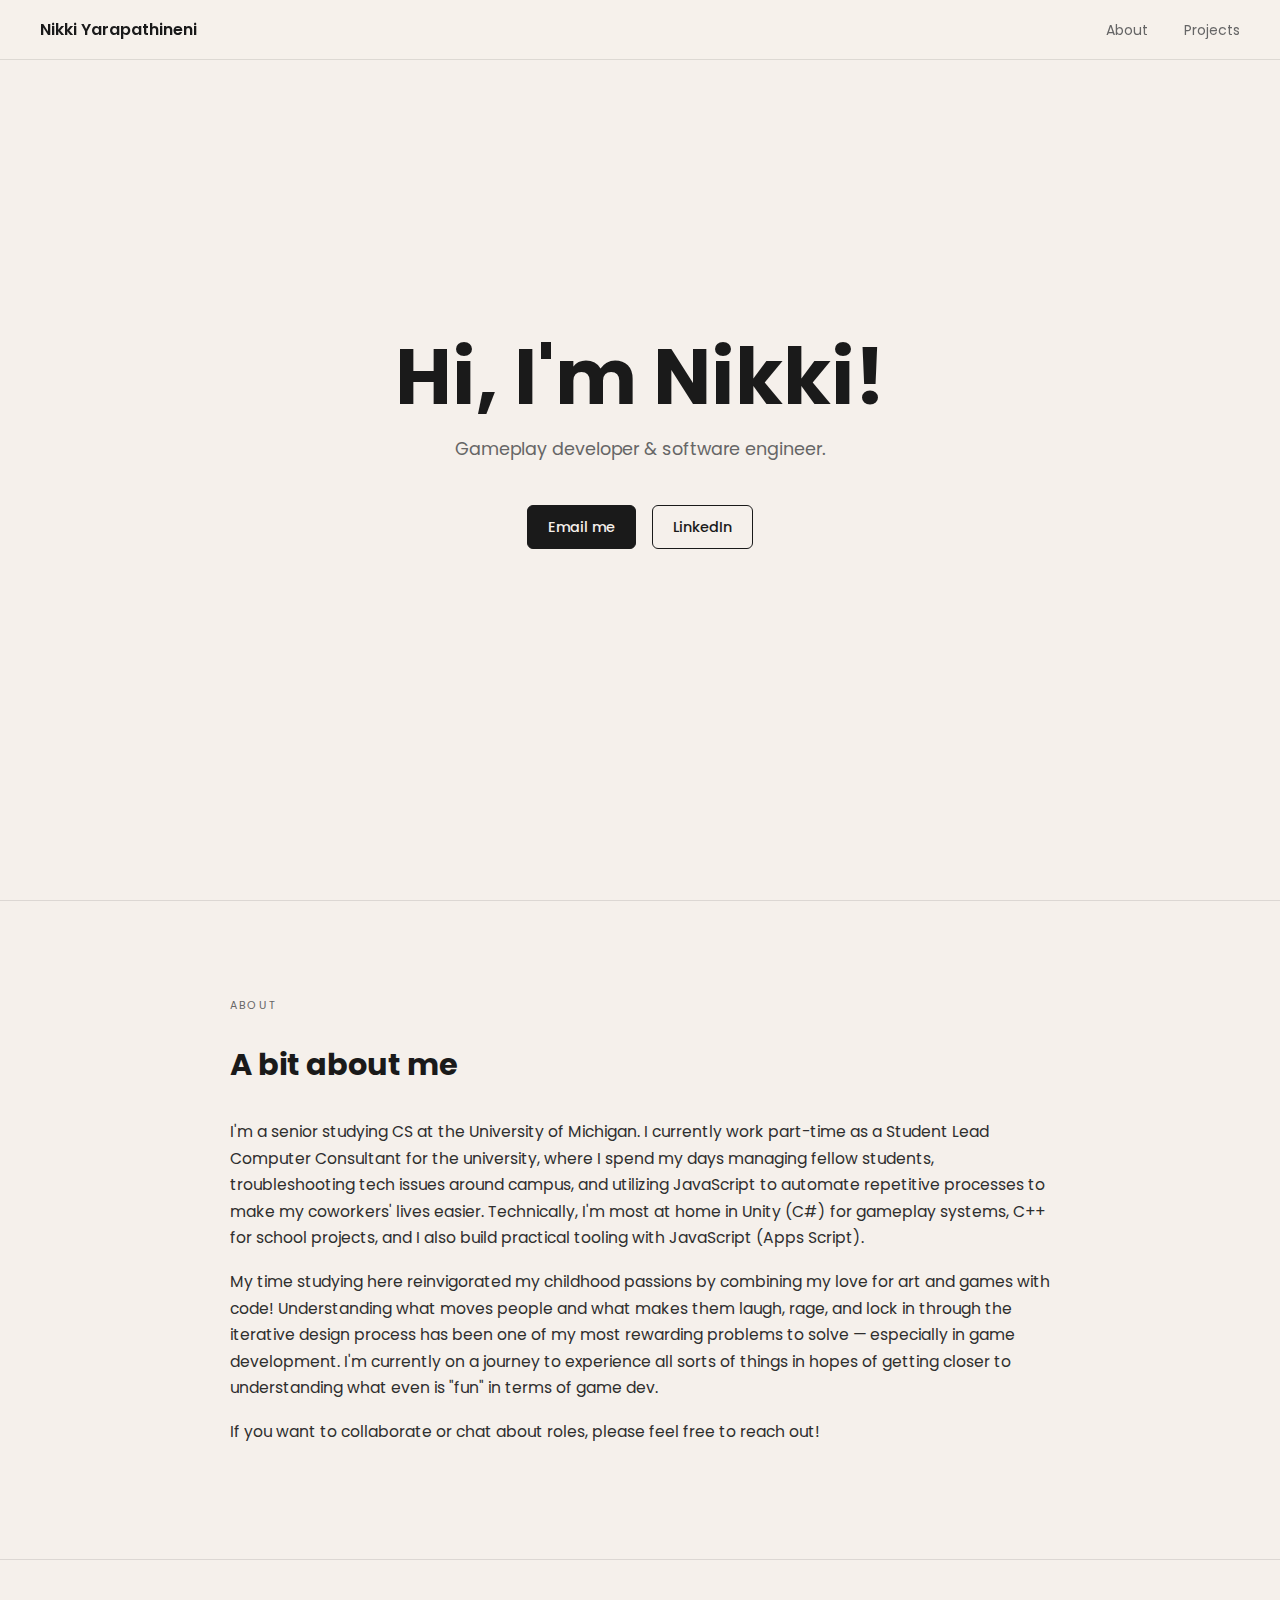
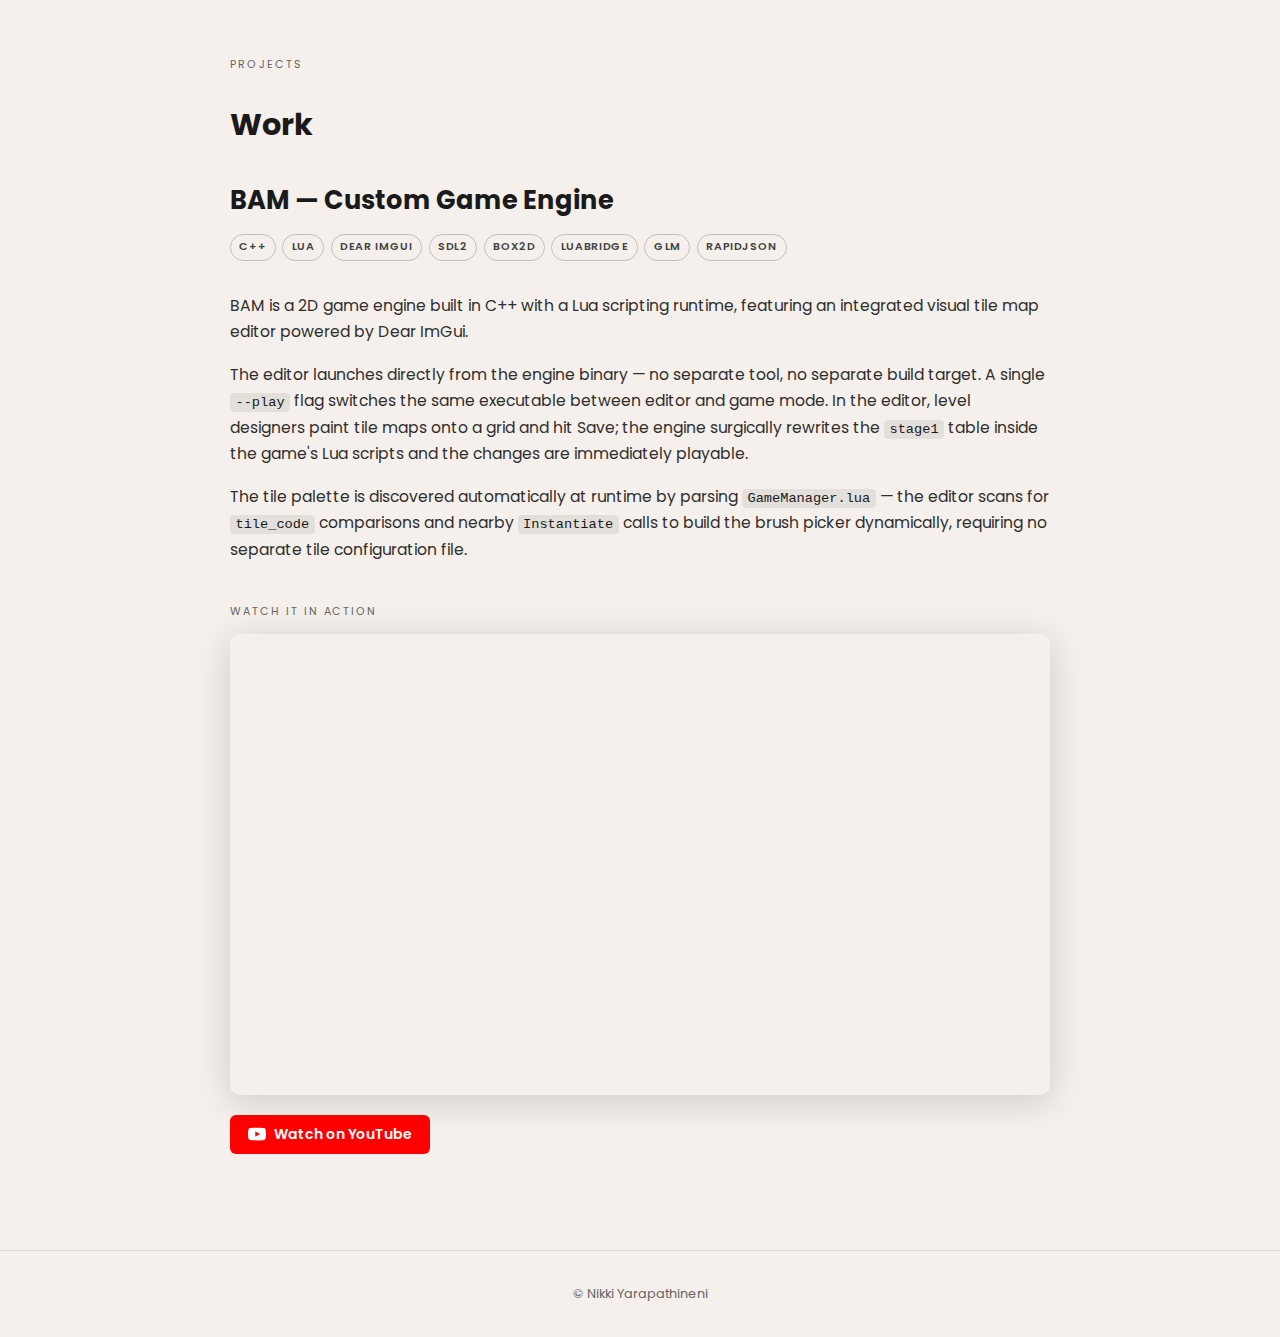
<file: index.html>
<!DOCTYPE html>
<html lang="en">

<head>
  <meta charset="utf-8">
  <meta content="width=device-width, initial-scale=1.0" name="viewport">
  <title>Nikki Yarapathineni | Portfolio</title>
  <meta name="description" content="Gameplay developer and software engineer portfolio.">

  <link href="assets/img/favicon.png" rel="icon">
  <link href="assets/img/apple-touch-icon.png" rel="apple-touch-icon">

  <link href="https://fonts.googleapis.com" rel="preconnect">
  <link href="https://fonts.gstatic.com" rel="preconnect" crossorigin>
  <link href="https://fonts.googleapis.com/css2?family=Poppins:wght@300;400;500;600;700&display=swap" rel="stylesheet">

  <style>
    *, *::before, *::after { box-sizing: border-box; margin: 0; padding: 0; }

    :root {
      --bg: #f5f0eb;
      --text: #1a1a1a;
      --text-muted: #666;
      --border: rgba(0,0,0,0.1);
    }

    html { scroll-behavior: smooth; }

    body {
      font-family: 'Poppins', sans-serif;
      background: var(--bg);
      color: var(--text);
      line-height: 1.7;
    }

    header {
      position: fixed;
      top: 0; left: 0; right: 0;
      z-index: 100;
      background: rgba(245, 240, 235, 0.94);
      backdrop-filter: blur(8px);
      border-bottom: 1px solid var(--border);
      padding: 0 2.5rem;
      height: 60px;
      display: flex;
      align-items: center;
      justify-content: space-between;
    }

    header .name {
      font-size: 1rem;
      font-weight: 600;
      color: var(--text);
      text-decoration: none;
    }

    header nav a {
      font-size: 0.875rem;
      color: var(--text-muted);
      text-decoration: none;
      margin-left: 2rem;
      transition: color 0.2s;
    }

    header nav a:hover { color: var(--text); }

    section {
      padding: 6rem 2rem;
      border-top: 1px solid var(--border);
    }

    #hero {
      min-height: 100vh;
      display: flex;
      align-items: center;
      justify-content: center;
      text-align: center;
      border-top: none;
      padding-top: 80px;
    }

    #hero h1 {
      font-size: clamp(2.8rem, 6vw, 5rem);
      font-weight: 700;
      line-height: 1.1;
      margin-bottom: 1rem;
      color: var(--text);
    }

    #hero p {
      font-size: 1.1rem;
      color: var(--text-muted);
      margin-bottom: 2.5rem;
    }

    .btn-row {
      display: flex;
      gap: 1rem;
      justify-content: center;
      flex-wrap: wrap;
    }

    .btn {
      display: inline-flex;
      align-items: center;
      gap: 0.4rem;
      padding: 0.6em 1.4em;
      border-radius: 6px;
      font-size: 0.9rem;
      font-weight: 500;
      text-decoration: none;
      border: 1.5px solid var(--text);
      color: var(--text);
      background: transparent;
      transition: opacity 0.2s;
    }

    .btn:hover { opacity: 0.55; }

    .btn.filled {
      background: var(--text);
      color: var(--bg);
    }

    .section-inner {
      max-width: 820px;
      margin: 0 auto;
    }

    .section-label {
      font-size: 0.68rem;
      text-transform: uppercase;
      letter-spacing: 0.2em;
      color: var(--text-muted);
      margin-bottom: 1.5rem;
    }

    .section-heading {
      font-size: 1.9rem;
      font-weight: 700;
      margin-bottom: 1.75rem;
      color: var(--text);
    }

    .about-p {
      font-size: 0.975rem;
      color: #2e2e2e;
      margin-bottom: 1.1rem;
    }

    .project-heading {
      font-size: 1.6rem;
      font-weight: 700;
      margin-bottom: 0.75rem;
      color: var(--text);
    }

    .tech-row {
      display: flex;
      flex-wrap: wrap;
      gap: 0.4rem;
      margin-bottom: 2rem;
    }

    .tag {
      font-size: 0.68rem;
      font-weight: 600;
      letter-spacing: 0.06em;
      text-transform: uppercase;
      padding: 0.28em 0.78em;
      border-radius: 999px;
      border: 1px solid rgba(0,0,0,0.2);
      color: #444;
      background: transparent;
    }

    .project-p {
      font-size: 0.975rem;
      color: #2e2e2e;
      margin-bottom: 1rem;
    }

    .project-p code {
      font-size: 0.875em;
      background: rgba(0,0,0,0.07);
      color: #1a1a1a;
      padding: 0.15em 0.4em;
      border-radius: 4px;
      font-family: 'Courier New', monospace;
    }

    .video-section {
      margin-top: 2.5rem;
    }

    .video-label {
      font-size: 0.68rem;
      text-transform: uppercase;
      letter-spacing: 0.18em;
      color: var(--text-muted);
      margin-bottom: 0.75rem;
    }

    .video-wrap {
      position: relative;
      width: 100%;
      padding-bottom: 56.25%;
      border-radius: 10px;
      overflow: hidden;
      box-shadow: 0 6px 36px rgba(0,0,0,0.16);
      margin-bottom: 1.25rem;
    }

    .video-wrap iframe {
      position: absolute;
      top: 0; left: 0;
      width: 100%; height: 100%;
      border: none;
    }

    .yt-btn {
      display: inline-flex;
      align-items: center;
      gap: 0.5rem;
      background: #ff0000;
      color: #fff;
      text-decoration: none;
      font-size: 0.875rem;
      font-weight: 600;
      padding: 0.55em 1.3em;
      border-radius: 6px;
      transition: background 0.18s;
    }

    .yt-btn:hover { background: #cc0000; color: #fff; }

    .yt-icon {
      width: 18px; height: 18px;
      fill: #fff;
      flex-shrink: 0;
    }

    footer {
      border-top: 1px solid var(--border);
      padding: 2rem;
      text-align: center;
      font-size: 0.8rem;
      color: var(--text-muted);
    }
  </style>
</head>

<body>

  <header>
    <a href="#hero" class="name">Nikki Yarapathineni</a>
    <nav>
      <a href="#about">About</a>
      <a href="#projects">Projects</a>
    </nav>
  </header>

  <section id="hero">
    <div>
      <h1>Hi, I'm Nikki!</h1>
      <p>Gameplay developer &amp; software engineer.</p>
      <div class="btn-row">
        <a class="btn filled" href="mailto:ynikita@umich.edu">Email me</a>
        <a class="btn" href="https://www.linkedin.com/in/nikita-yarapathineni/" target="_blank" rel="noopener">LinkedIn</a>
      </div>
    </div>
  </section>

  <section id="about">
    <div class="section-inner">
      <p class="section-label">About</p>
      <h2 class="section-heading">A bit about me</h2>
      <p class="about-p">
        I'm a senior studying CS at the University of Michigan. I currently work part-time as a Student Lead Computer Consultant for the university, where I spend my days managing fellow students, troubleshooting tech issues around campus, and utilizing JavaScript to automate repetitive processes to make my coworkers' lives easier. Technically, I'm most at home in Unity (C#) for gameplay systems, C++ for school projects, and I also build practical tooling with JavaScript (Apps Script).
      </p>
      <p class="about-p">
        My time studying here reinvigorated my childhood passions by combining my love for art and games with code! Understanding what moves people and what makes them laugh, rage, and lock in through the iterative design process has been one of my most rewarding problems to solve — especially in game development. I'm currently on a journey to experience all sorts of things in hopes of getting closer to understanding what even is "fun" in terms of game dev.
      </p>
      <p class="about-p">
        If you want to collaborate or chat about roles, please feel free to reach out!
      </p>
    </div>
  </section>

  <section id="projects">
    <div class="section-inner">
      <p class="section-label">Projects</p>
      <h2 class="section-heading">Work</h2>

      <h3 class="project-heading">BAM — Custom Game Engine</h3>

      <div class="tech-row">
        <span class="tag">C++</span>
        <span class="tag">Lua</span>
        <span class="tag">Dear ImGui</span>
        <span class="tag">SDL2</span>
        <span class="tag">Box2D</span>
        <span class="tag">LuaBridge</span>
        <span class="tag">GLM</span>
        <span class="tag">RapidJSON</span>
      </div>

      <p class="project-p">
        BAM is a 2D game engine built in C++ with a Lua scripting runtime, featuring an integrated visual tile map editor powered by Dear ImGui.
      </p>
      <p class="project-p">
        The editor launches directly from the engine binary — no separate tool, no separate build target. A single <code>--play</code> flag switches the same executable between editor and game mode. In the editor, level designers paint tile maps onto a grid and hit Save; the engine surgically rewrites the <code>stage1</code> table inside the game's Lua scripts and the changes are immediately playable.
      </p>
      <p class="project-p">
        The tile palette is discovered automatically at runtime by parsing <code>GameManager.lua</code> — the editor scans for <code>tile_code</code> comparisons and nearby <code>Instantiate</code> calls to build the brush picker dynamically, requiring no separate tile configuration file.
      </p>

      <div class="video-section">
        <p class="video-label">Watch it in action</p>
        <div class="video-wrap">
          <iframe
            src="https://www.youtube.com/embed/ahQDxG0OLwQ"
            title="BAM — Integrated Visual Map Editor demo"
            allow="accelerometer; autoplay; clipboard-write; encrypted-media; gyroscope; picture-in-picture; web-share"
            allowfullscreen>
          </iframe>
        </div>
        <a class="yt-btn" href="https://www.youtube.com/watch?v=ahQDxG0OLwQ" target="_blank" rel="noopener">
          <svg class="yt-icon" viewBox="0 0 24 24" xmlns="http://www.w3.org/2000/svg">
            <path d="M23.5 6.2a3 3 0 0 0-2.1-2.1C19.5 3.5 12 3.5 12 3.5s-7.5 0-9.4.6A3 3 0 0 0 .5 6.2 31 31 0 0 0 0 12a31 31 0 0 0 .5 5.8 3 3 0 0 0 2.1 2.1c1.9.6 9.4.6 9.4.6s7.5 0 9.4-.6a3 3 0 0 0 2.1-2.1A31 31 0 0 0 24 12a31 31 0 0 0-.5-5.8zM9.7 15.5V8.5l6.3 3.5-6.3 3.5z"/>
          </svg>
          Watch on YouTube
        </a>
      </div>

    </div>
  </section>

  <footer>
    © Nikki Yarapathineni
  </footer>

</body>
</html>
</file>
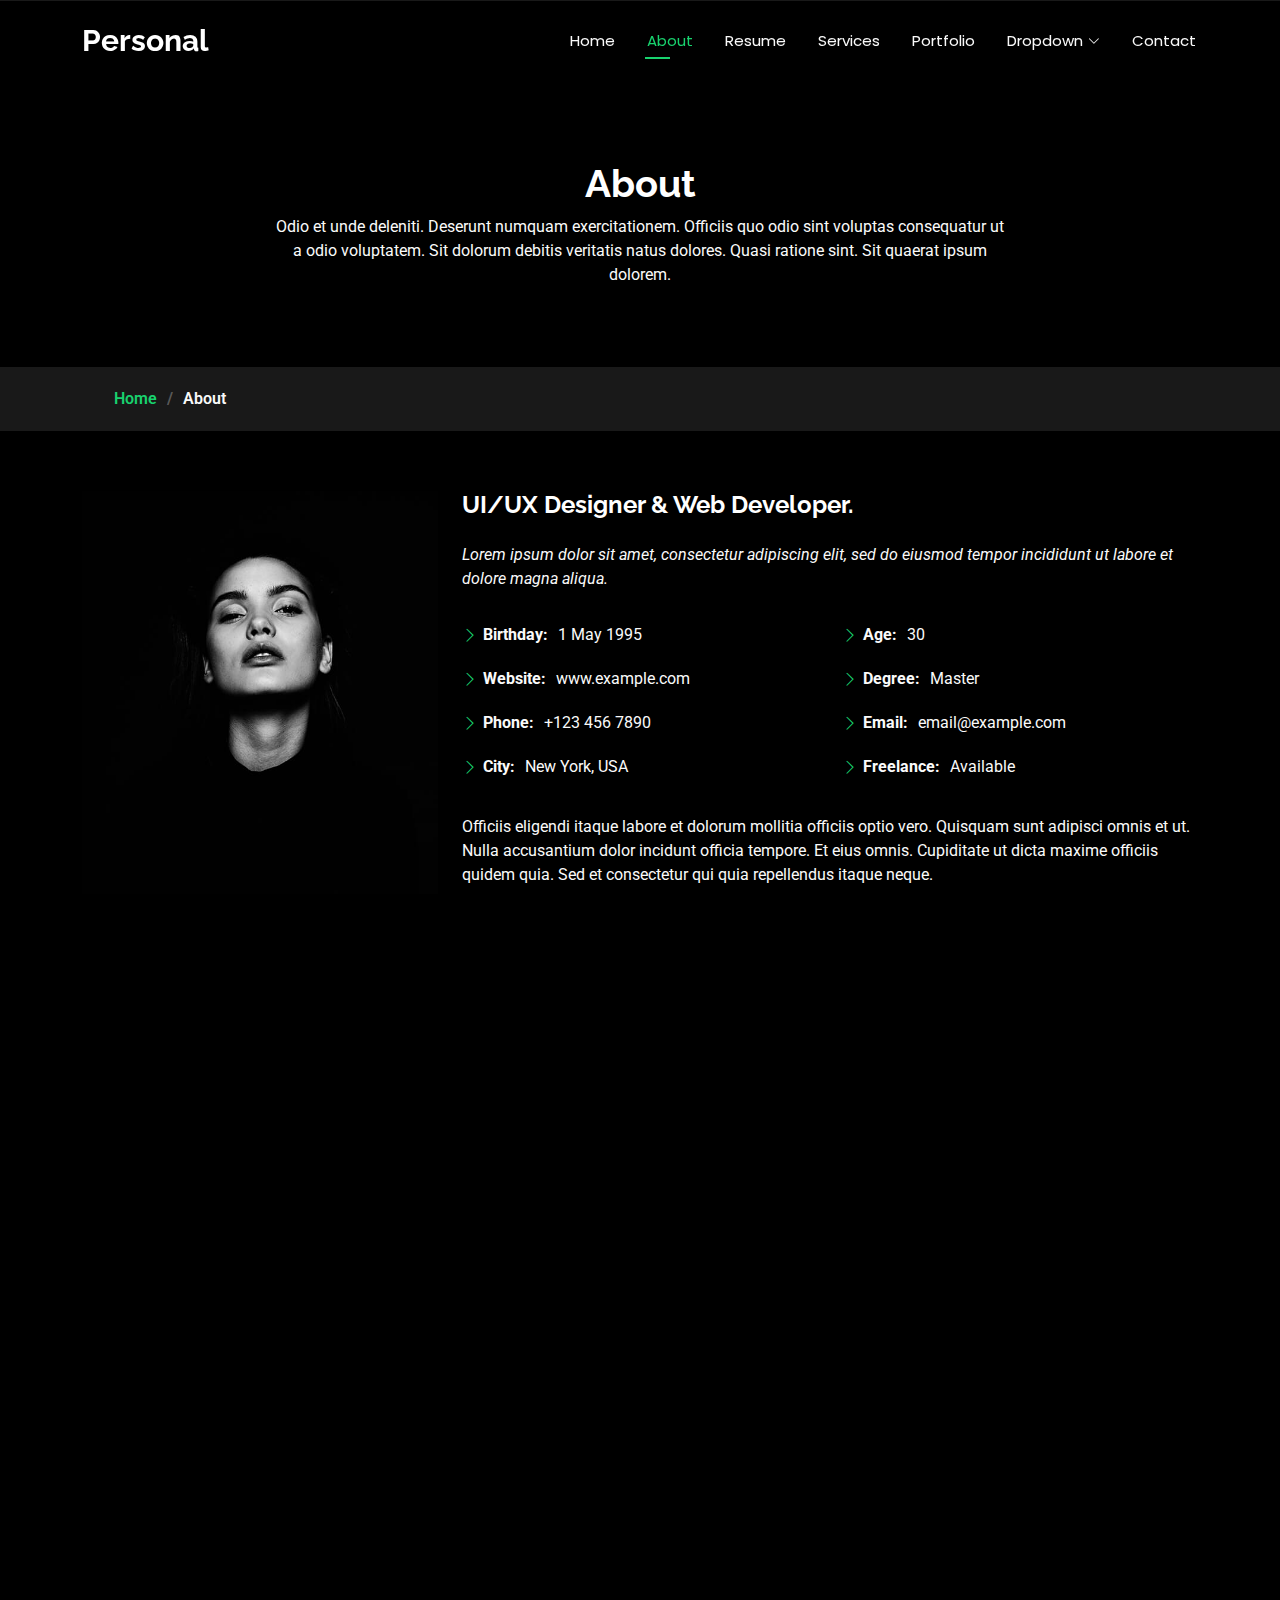
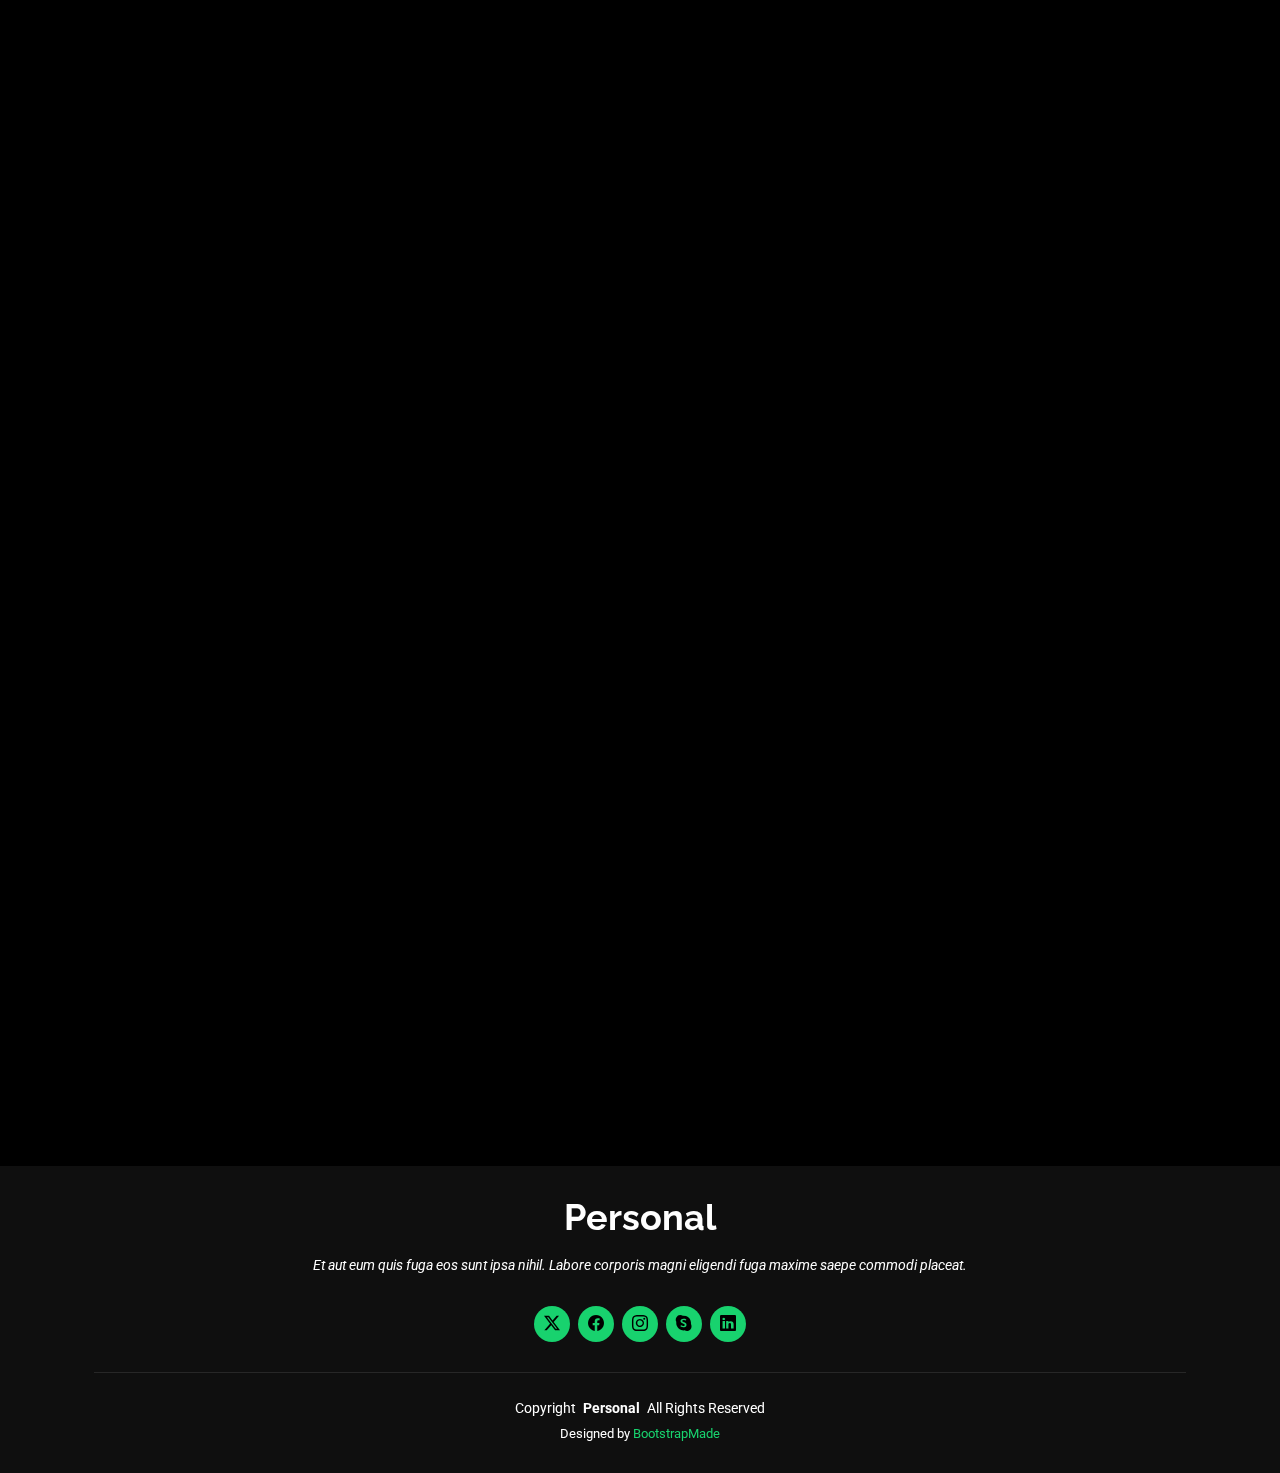
<file: about.html>
<!DOCTYPE html>
<html lang="en">

<head>
  <meta charset="utf-8">
  <meta content="width=device-width, initial-scale=1.0" name="viewport">
  <title>About - Personal Bootstrap Template</title>
  <meta name="description" content="">
  <meta name="keywords" content="">

  <!-- Favicons -->
  <link href="assets/img/favicon.png" rel="icon">
  <link href="assets/img/apple-touch-icon.png" rel="apple-touch-icon">

  <!-- Fonts -->
  <link href="https://fonts.googleapis.com" rel="preconnect">
  <link href="https://fonts.gstatic.com" rel="preconnect" crossorigin>
  <link href="https://fonts.googleapis.com/css2?family=Roboto:ital,wght@0,100;0,300;0,400;0,500;0,700;0,900;1,100;1,300;1,400;1,500;1,700;1,900&family=Poppins:ital,wght@0,100;0,200;0,300;0,400;0,500;0,600;0,700;0,800;0,900;1,100;1,200;1,300;1,400;1,500;1,600;1,700;1,800;1,900&family=Raleway:ital,wght@0,100;0,200;0,300;0,400;0,500;0,600;0,700;0,800;0,900;1,100;1,200;1,300;1,400;1,500;1,600;1,700;1,800;1,900&display=swap" rel="stylesheet">

  <!-- Vendor CSS Files -->
  <link href="assets/vendor/bootstrap/css/bootstrap.min.css" rel="stylesheet">
  <link href="assets/vendor/bootstrap-icons/bootstrap-icons.css" rel="stylesheet">
  <link href="assets/vendor/aos/aos.css" rel="stylesheet">
  <link href="assets/vendor/swiper/swiper-bundle.min.css" rel="stylesheet">
  <link href="assets/vendor/glightbox/css/glightbox.min.css" rel="stylesheet">

  <!-- Main CSS File -->
  <link href="assets/css/main.css" rel="stylesheet">

  <!-- =======================================================
  * Template Name: Personal
  * Template URL: https://bootstrapmade.com/personal-free-resume-bootstrap-template/
  * Updated: Mar 05 2025 with Bootstrap v5.3.3
  * Author: BootstrapMade.com
  * License: https://bootstrapmade.com/license/
  ======================================================== -->
</head>

<body class="about-page">

  <header id="header" class="header d-flex align-items-center fixed-top">
    <div class="container-fluid container-xl position-relative d-flex align-items-center justify-content-between">

      <a href="index.html" class="logo d-flex align-items-center">
        <!-- Uncomment the line below if you also wish to use an image logo -->
        <!-- <img src="assets/img/logo.webp" alt=""> -->
        <h1 class="sitename">Personal</h1>
      </a>

      <nav id="navmenu" class="navmenu">
        <ul>
          <li><a href="index.html">Home</a></li>
          <li><a href="about.html" class="active">About</a></li>
          <li><a href="resume.html">Resume</a></li>
          <li><a href="services.html">Services</a></li>
          <li><a href="portfolio.html">Portfolio</a></li>
          <li class="dropdown"><a href="#"><span>Dropdown</span> <i class="bi bi-chevron-down toggle-dropdown"></i></a>
            <ul>
              <li><a href="#">Dropdown 1</a></li>
              <li class="dropdown"><a href="#"><span>Deep Dropdown</span> <i class="bi bi-chevron-down toggle-dropdown"></i></a>
                <ul>
                  <li><a href="#">Deep Dropdown 1</a></li>
                  <li><a href="#">Deep Dropdown 2</a></li>
                  <li><a href="#">Deep Dropdown 3</a></li>
                  <li><a href="#">Deep Dropdown 4</a></li>
                  <li><a href="#">Deep Dropdown 5</a></li>
                </ul>
              </li>
              <li><a href="#">Dropdown 2</a></li>
              <li><a href="#">Dropdown 3</a></li>
              <li><a href="#">Dropdown 4</a></li>
            </ul>
          </li>
          <li><a href="contact.html">Contact</a></li>
        </ul>
        <i class="mobile-nav-toggle d-xl-none bi bi-list"></i>
      </nav>

    </div>
  </header>

  <main class="main">

    <!-- Page Title -->
    <div class="page-title" data-aos="fade">
      <div class="heading">
        <div class="container">
          <div class="row d-flex justify-content-center text-center">
            <div class="col-lg-8">
              <h1>About</h1>
              <p class="mb-0">Odio et unde deleniti. Deserunt numquam exercitationem. Officiis quo odio sint voluptas consequatur ut a odio voluptatem. Sit dolorum debitis veritatis natus dolores. Quasi ratione sint. Sit quaerat ipsum dolorem.</p>
            </div>
          </div>
        </div>
      </div>
      <nav class="breadcrumbs">
        <div class="container">
          <ol>
            <li><a href="index.html">Home</a></li>
            <li class="current">About</li>
          </ol>
        </div>
      </nav>
    </div><!-- End Page Title -->

    <!-- About Section -->
    <section id="about" class="about section">

      <div class="container" data-aos="fade-up" data-aos-delay="100">

        <div class="row gy-4 justify-content-center">
          <div class="col-lg-4">
            <img src="assets/img/profile-img.jpg" class="img-fluid" alt="">
          </div>
          <div class="col-lg-8 content">
            <h2>UI/UX Designer &amp; Web Developer.</h2>
            <p class="fst-italic py-3">
              Lorem ipsum dolor sit amet, consectetur adipiscing elit, sed do eiusmod tempor incididunt ut labore et dolore
              magna aliqua.
            </p>
            <div class="row">
              <div class="col-lg-6">
                <ul>
                  <li><i class="bi bi-chevron-right"></i> <strong>Birthday:</strong> <span>1 May 1995</span></li>
                  <li><i class="bi bi-chevron-right"></i> <strong>Website:</strong> <span>www.example.com</span></li>
                  <li><i class="bi bi-chevron-right"></i> <strong>Phone:</strong> <span>+123 456 7890</span></li>
                  <li><i class="bi bi-chevron-right"></i> <strong>City:</strong> <span>New York, USA</span></li>
                </ul>
              </div>
              <div class="col-lg-6">
                <ul>
                  <li><i class="bi bi-chevron-right"></i> <strong>Age:</strong> <span>30</span></li>
                  <li><i class="bi bi-chevron-right"></i> <strong>Degree:</strong> <span>Master</span></li>
                  <li><i class="bi bi-chevron-right"></i> <strong>Email:</strong> <span>email@example.com</span></li>
                  <li><i class="bi bi-chevron-right"></i> <strong>Freelance:</strong> <span>Available</span></li>
                </ul>
              </div>
            </div>
            <p class="py-3">
              Officiis eligendi itaque labore et dolorum mollitia officiis optio vero. Quisquam sunt adipisci omnis et ut. Nulla accusantium dolor incidunt officia tempore. Et eius omnis.
              Cupiditate ut dicta maxime officiis quidem quia. Sed et consectetur qui quia repellendus itaque neque.
            </p>
          </div>
        </div>

      </div>

    </section><!-- /About Section -->

    <!-- Stats Section -->
    <section id="stats" class="stats section">

      <div class="container" data-aos="fade-up" data-aos-delay="100">

        <div class="row gy-4">

          <div class="col-lg-3 col-md-6 d-flex flex-column align-items-center">
            <i class="bi bi-emoji-smile"></i>
            <div class="stats-item">
              <span data-purecounter-start="0" data-purecounter-end="232" data-purecounter-duration="1" class="purecounter"></span>
              <p>Happy Clients</p>
            </div>
          </div><!-- End Stats Item -->

          <div class="col-lg-3 col-md-6 d-flex flex-column align-items-center">
            <i class="bi bi-journal-richtext"></i>
            <div class="stats-item">
              <span data-purecounter-start="0" data-purecounter-end="521" data-purecounter-duration="1" class="purecounter"></span>
              <p>Projects</p>
            </div>
          </div><!-- End Stats Item -->

          <div class="col-lg-3 col-md-6 d-flex flex-column align-items-center">
            <i class="bi bi-headset"></i>
            <div class="stats-item">
              <span data-purecounter-start="0" data-purecounter-end="1463" data-purecounter-duration="1" class="purecounter"></span>
              <p>Hours Of Support</p>
            </div>
          </div><!-- End Stats Item -->

          <div class="col-lg-3 col-md-6 d-flex flex-column align-items-center">
            <i class="bi bi-people"></i>
            <div class="stats-item">
              <span data-purecounter-start="0" data-purecounter-end="15" data-purecounter-duration="1" class="purecounter"></span>
              <p>Hard Workers</p>
            </div>
          </div><!-- End Stats Item -->

        </div>

      </div>

    </section><!-- /Stats Section -->

    <!-- Skills Section -->
    <section id="skills" class="skills section">

      <!-- Section Title -->
      <div class="container section-title" data-aos="fade-up">
        <h2>Skills</h2>
        <div><span>My</span> <span class="description-title">Skills</span></div>
      </div><!-- End Section Title -->

      <div class="container" data-aos="fade-up" data-aos-delay="100">

        <div class="row skills-content skills-animation">

          <div class="col-lg-6">

            <div class="progress">
              <span class="skill"><span>HTML</span> <i class="val">100%</i></span>
              <div class="progress-bar-wrap">
                <div class="progress-bar" role="progressbar" aria-valuenow="100" aria-valuemin="0" aria-valuemax="100"></div>
              </div>
            </div><!-- End Skills Item -->

            <div class="progress">
              <span class="skill"><span>CSS</span> <i class="val">90%</i></span>
              <div class="progress-bar-wrap">
                <div class="progress-bar" role="progressbar" aria-valuenow="90" aria-valuemin="0" aria-valuemax="100"></div>
              </div>
            </div><!-- End Skills Item -->

            <div class="progress">
              <span class="skill"><span>JavaScript</span> <i class="val">75%</i></span>
              <div class="progress-bar-wrap">
                <div class="progress-bar" role="progressbar" aria-valuenow="75" aria-valuemin="0" aria-valuemax="100"></div>
              </div>
            </div><!-- End Skills Item -->

          </div>

          <div class="col-lg-6">

            <div class="progress">
              <span class="skill"><span>PHP</span> <i class="val">80%</i></span>
              <div class="progress-bar-wrap">
                <div class="progress-bar" role="progressbar" aria-valuenow="80" aria-valuemin="0" aria-valuemax="100"></div>
              </div>
            </div><!-- End Skills Item -->

            <div class="progress">
              <span class="skill"><span>WordPress/CMS</span> <i class="val">90%</i></span>
              <div class="progress-bar-wrap">
                <div class="progress-bar" role="progressbar" aria-valuenow="90" aria-valuemin="0" aria-valuemax="100"></div>
              </div>
            </div><!-- End Skills Item -->

            <div class="progress">
              <span class="skill"><span>Photoshop</span> <i class="val">55%</i></span>
              <div class="progress-bar-wrap">
                <div class="progress-bar" role="progressbar" aria-valuenow="55" aria-valuemin="0" aria-valuemax="100"></div>
              </div>
            </div><!-- End Skills Item -->

          </div>

        </div>

      </div>

    </section><!-- /Skills Section -->

    <!-- Interests Section -->
    <section id="interests" class="interests section">

      <!-- Section Title -->
      <div class="container section-title" data-aos="fade-up">
        <h2>Features</h2>
        <div><span>I'm</span> <span class="description-title">interested in</span></div>
      </div><!-- End Section Title -->

      <div class="container">

        <div class="row gy-4">

          <div class="col-lg-3 col-md-4" data-aos="fade-up" data-aos-delay="100">
            <div class="features-item">
              <i class="bi bi-eye" style="color: #ffbb2c;"></i>
              <h3><a href="" class="stretched-link">Lorem Ipsum</a></h3>
            </div>
          </div><!-- End Feature Item -->

          <div class="col-lg-3 col-md-4" data-aos="fade-up" data-aos-delay="200">
            <div class="features-item">
              <i class="bi bi-infinity" style="color: #5578ff;"></i>
              <h3><a href="" class="stretched-link">Dolor Sitema</a></h3>
            </div>
          </div><!-- End Feature Item -->

          <div class="col-lg-3 col-md-4" data-aos="fade-up" data-aos-delay="300">
            <div class="features-item">
              <i class="bi bi-mortarboard" style="color: #e80368;"></i>
              <h3><a href="" class="stretched-link">Sed perspiciatis</a></h3>
            </div>
          </div><!-- End Feature Item -->

          <div class="col-lg-3 col-md-4" data-aos="fade-up" data-aos-delay="400">
            <div class="features-item">
              <i class="bi bi-nut" style="color: #e361ff;"></i>
              <h3><a href="" class="stretched-link">Magni Dolores</a></h3>
            </div>
          </div><!-- End Feature Item -->

          <div class="col-lg-3 col-md-4" data-aos="fade-up" data-aos-delay="500">
            <div class="features-item">
              <i class="bi bi-shuffle" style="color: #47aeff;"></i>
              <h3><a href="" class="stretched-link">Nemo Enim</a></h3>
            </div>
          </div><!-- End Feature Item -->

          <div class="col-lg-3 col-md-4" data-aos="fade-up" data-aos-delay="600">
            <div class="features-item">
              <i class="bi bi-star" style="color: #ffa76e;"></i>
              <h3><a href="" class="stretched-link">Eiusmod Tempor</a></h3>
            </div>
          </div><!-- End Feature Item -->

          <div class="col-lg-3 col-md-4" data-aos="fade-up" data-aos-delay="700">
            <div class="features-item">
              <i class="bi bi-x-diamond" style="color: #11dbcf;"></i>
              <h3><a href="" class="stretched-link">Midela Teren</a></h3>
            </div>
          </div><!-- End Feature Item -->

          <div class="col-lg-3 col-md-4" data-aos="fade-up" data-aos-delay="800">
            <div class="features-item">
              <i class="bi bi-camera-video" style="color: #4233ff;"></i>
              <h3><a href="" class="stretched-link">Pira Neve</a></h3>
            </div>
          </div><!-- End Feature Item -->

          <div class="col-lg-3 col-md-4" data-aos="fade-up" data-aos-delay="900">
            <div class="features-item">
              <i class="bi bi-command" style="color: #b2904f;"></i>
              <h3><a href="" class="stretched-link">Dirada Pack</a></h3>
            </div>
          </div><!-- End Feature Item -->

          <div class="col-lg-3 col-md-4" data-aos="fade-up" data-aos-delay="1000">
            <div class="features-item">
              <i class="bi bi-dribbble" style="color: #b20969;"></i>
              <h3><a href="" class="stretched-link">Moton Ideal</a></h3>
            </div>
          </div><!-- End Feature Item -->

          <div class="col-lg-3 col-md-4" data-aos="fade-up" data-aos-delay="1100">
            <div class="features-item">
              <i class="bi bi-activity" style="color: #ff5828;"></i>
              <h3><a href="" class="stretched-link">Verdo Park</a></h3>
            </div>
          </div><!-- End Feature Item -->

          <div class="col-lg-3 col-md-4" data-aos="fade-up" data-aos-delay="1200">
            <div class="features-item">
              <i class="bi bi-brightness-high" style="color: #29cc61;"></i>
              <h3><a href="" class="stretched-link">Flavor Nivelanda</a></h3>
            </div>
          </div><!-- End Feature Item -->

        </div>

      </div>

    </section><!-- /Interests Section -->

    <!-- Testimonials Section -->
    <section id="testimonials" class="testimonials section">

      <!-- Section Title -->
      <div class="container section-title" data-aos="fade-up">
        <h2>Testimonials</h2>
        <div><span>Check my</span> <span class="description-title">Testimonials</span></div>
      </div><!-- End Section Title -->

      <div class="container" data-aos="fade-up" data-aos-delay="100">

        <div class="swiper init-swiper" data-speed="600" data-delay="5000">
          <script type="application/json" class="swiper-config">
            {
              "loop": true,
              "speed": 600,
              "autoplay": {
                "delay": 5000
              },
              "slidesPerView": "auto",
              "pagination": {
                "el": ".swiper-pagination",
                "type": "bullets",
                "clickable": true
              },
              "breakpoints": {
                "320": {
                  "slidesPerView": 1,
                  "spaceBetween": 40
                },
                "1200": {
                  "slidesPerView": 3,
                  "spaceBetween": 20
                }
              }
            }
          </script>
          <div class="swiper-wrapper">

            <div class="swiper-slide">
              <div class="testimonial-item" "="">
            <p>
              <i class=" bi bi-quote quote-icon-left"></i>
                <span>Proin iaculis purus consequat sem cure digni ssim donec porttitora entum suscipit rhoncus. Accusantium quam, ultricies eget id, aliquam eget nibh et. Maecen aliquam, risus at semper.</span>
                <i class="bi bi-quote quote-icon-right"></i>
                </p>
                <img src="assets/img/person/person-m-9.webp" class="testimonial-img" alt="">
                <h3>Saul Goodman</h3>
                <h4>Ceo &amp; Founder</h4>
              </div>
            </div><!-- End testimonial item -->

            <div class="swiper-slide">
              <div class="testimonial-item">
                <p>
                  <i class="bi bi-quote quote-icon-left"></i>
                  <span>Export tempor illum tamen malis malis eram quae irure esse labore quem cillum quid malis quorum velit fore eram velit sunt aliqua noster fugiat irure amet legam anim culpa.</span>
                  <i class="bi bi-quote quote-icon-right"></i>
                </p>
                <img src="assets/img/person/person-f-5.webp" class="testimonial-img" alt="">
                <h3>Sara Wilsson</h3>
                <h4>Designer</h4>
              </div>
            </div><!-- End testimonial item -->

            <div class="swiper-slide">
              <div class="testimonial-item">
                <p>
                  <i class="bi bi-quote quote-icon-left"></i>
                  <span>Enim nisi quem export duis labore cillum quae magna enim sint quorum nulla quem veniam duis minim tempor labore quem eram duis noster aute amet eram fore quis sint minim.</span>
                  <i class="bi bi-quote quote-icon-right"></i>
                </p>
                <img src="assets/img/person/person-f-12.webp" class="testimonial-img" alt="">
                <h3>Jena Karlis</h3>
                <h4>Store Owner</h4>
              </div>
            </div><!-- End testimonial item -->

            <div class="swiper-slide">
              <div class="testimonial-item">
                <p>
                  <i class="bi bi-quote quote-icon-left"></i>
                  <span>Fugiat enim eram quae cillum dolore dolor amet nulla culpa multos export minim fugiat dolor enim duis veniam ipsum anim magna sunt elit fore quem dolore labore illum veniam.</span>
                  <i class="bi bi-quote quote-icon-right"></i>
                </p>
                <img src="assets/img/person/person-m-12.webp" class="testimonial-img" alt="">
                <h3>Matt Brandon</h3>
                <h4>Freelancer</h4>
              </div>
            </div><!-- End testimonial item -->

            <div class="swiper-slide">
              <div class="testimonial-item">
                <p>
                  <i class="bi bi-quote quote-icon-left"></i>
                  <span>Quis quorum aliqua sint quem legam fore sunt eram irure aliqua veniam tempor noster veniam sunt culpa nulla illum cillum fugiat legam esse veniam culpa fore nisi cillum quid.</span>
                  <i class="bi bi-quote quote-icon-right"></i>
                </p>
                <img src="assets/img/person/person-m-13.webp" class="testimonial-img" alt="">
                <h3>John Larson</h3>
                <h4>Entrepreneur</h4>
              </div>
            </div><!-- End testimonial item -->

          </div>
          <div class="swiper-pagination"></div>
        </div>

      </div>

    </section><!-- /Testimonials Section -->

  </main>

  <footer id="footer" class="footer dark-background">
    <div class="container">
      <h3 class="sitename">Personal</h3>
      <p>Et aut eum quis fuga eos sunt ipsa nihil. Labore corporis magni eligendi fuga maxime saepe commodi placeat.</p>
      <div class="social-links d-flex justify-content-center">
        <a href=""><i class="bi bi-twitter-x"></i></a>
        <a href=""><i class="bi bi-facebook"></i></a>
        <a href=""><i class="bi bi-instagram"></i></a>
        <a href=""><i class="bi bi-skype"></i></a>
        <a href=""><i class="bi bi-linkedin"></i></a>
      </div>
      <div class="container">
        <div class="copyright">
          <span>Copyright</span> <strong class="px-1 sitename">Personal</strong> <span>All Rights Reserved</span>
        </div>
        <div class="credits">
          <!-- All the links in the footer should remain intact. -->
          <!-- You can delete the links only if you've purchased the pro version. -->
          <!-- Licensing information: https://bootstrapmade.com/license/ -->
          <!-- Purchase the pro version with working PHP/AJAX contact form: [buy-url] -->
          Designed by <a href="https://bootstrapmade.com/">BootstrapMade</a>
        </div>
      </div>
    </div>
  </footer>

  <!-- Scroll Top -->
  <a href="#" id="scroll-top" class="scroll-top d-flex align-items-center justify-content-center"><i class="bi bi-arrow-up-short"></i></a>

  <!-- Preloader -->
  <div id="preloader"></div>

  <!-- Vendor JS Files -->
  <script src="assets/vendor/bootstrap/js/bootstrap.bundle.min.js"></script>
  <script src="assets/vendor/php-email-form/validate.js"></script>
  <script src="assets/vendor/aos/aos.js"></script>
  <script src="assets/vendor/typed.js/typed.umd.js"></script>
  <script src="assets/vendor/purecounter/purecounter_vanilla.js"></script>
  <script src="assets/vendor/waypoints/noframework.waypoints.js"></script>
  <script src="assets/vendor/swiper/swiper-bundle.min.js"></script>
  <script src="assets/vendor/glightbox/js/glightbox.min.js"></script>
  <script src="assets/vendor/imagesloaded/imagesloaded.pkgd.min.js"></script>
  <script src="assets/vendor/isotope-layout/isotope.pkgd.min.js"></script>

  <!-- Main JS File -->
  <script src="assets/js/main.js"></script>

</body>

</html>
</file>
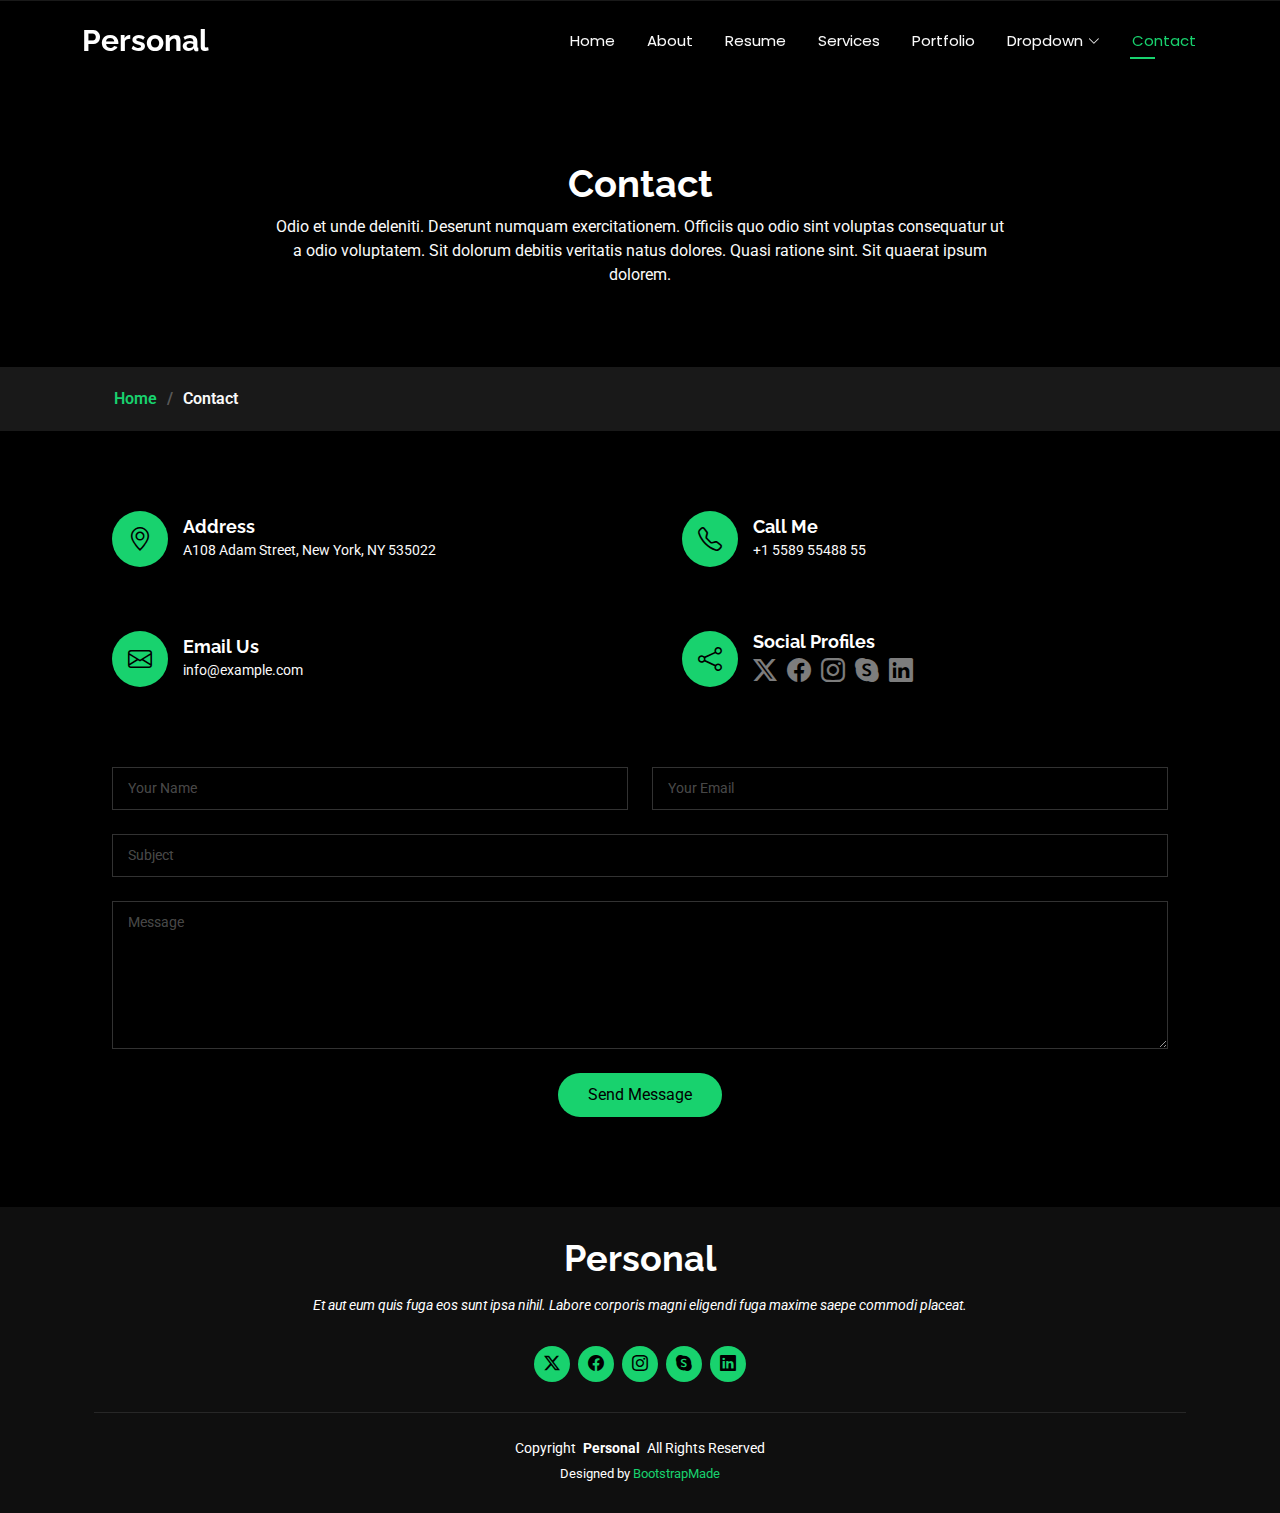
<file: contact.html>
<!DOCTYPE html>
<html lang="en">

<head>
  <meta charset="utf-8">
  <meta content="width=device-width, initial-scale=1.0" name="viewport">
  <title>Contact - Personal Bootstrap Template</title>
  <meta name="description" content="">
  <meta name="keywords" content="">

  <!-- Favicons -->
  <link href="assets/img/favicon.png" rel="icon">
  <link href="assets/img/apple-touch-icon.png" rel="apple-touch-icon">

  <!-- Fonts -->
  <link href="https://fonts.googleapis.com" rel="preconnect">
  <link href="https://fonts.gstatic.com" rel="preconnect" crossorigin>
  <link href="https://fonts.googleapis.com/css2?family=Roboto:ital,wght@0,100;0,300;0,400;0,500;0,700;0,900;1,100;1,300;1,400;1,500;1,700;1,900&family=Poppins:ital,wght@0,100;0,200;0,300;0,400;0,500;0,600;0,700;0,800;0,900;1,100;1,200;1,300;1,400;1,500;1,600;1,700;1,800;1,900&family=Raleway:ital,wght@0,100;0,200;0,300;0,400;0,500;0,600;0,700;0,800;0,900;1,100;1,200;1,300;1,400;1,500;1,600;1,700;1,800;1,900&display=swap" rel="stylesheet">

  <!-- Vendor CSS Files -->
  <link href="assets/vendor/bootstrap/css/bootstrap.min.css" rel="stylesheet">
  <link href="assets/vendor/bootstrap-icons/bootstrap-icons.css" rel="stylesheet">
  <link href="assets/vendor/aos/aos.css" rel="stylesheet">
  <link href="assets/vendor/swiper/swiper-bundle.min.css" rel="stylesheet">
  <link href="assets/vendor/glightbox/css/glightbox.min.css" rel="stylesheet">

  <!-- Main CSS File -->
  <link href="assets/css/main.css" rel="stylesheet">

  <!-- =======================================================
  * Template Name: Personal
  * Template URL: https://bootstrapmade.com/personal-free-resume-bootstrap-template/
  * Updated: Mar 05 2025 with Bootstrap v5.3.3
  * Author: BootstrapMade.com
  * License: https://bootstrapmade.com/license/
  ======================================================== -->
</head>

<body class="contact-page">

  <header id="header" class="header d-flex align-items-center fixed-top">
    <div class="container-fluid container-xl position-relative d-flex align-items-center justify-content-between">

      <a href="index.html" class="logo d-flex align-items-center">
        <!-- Uncomment the line below if you also wish to use an image logo -->
        <!-- <img src="assets/img/logo.webp" alt=""> -->
        <h1 class="sitename">Personal</h1>
      </a>

      <nav id="navmenu" class="navmenu">
        <ul>
          <li><a href="index.html">Home</a></li>
          <li><a href="about.html">About</a></li>
          <li><a href="resume.html">Resume</a></li>
          <li><a href="services.html">Services</a></li>
          <li><a href="portfolio.html">Portfolio</a></li>
          <li class="dropdown"><a href="#"><span>Dropdown</span> <i class="bi bi-chevron-down toggle-dropdown"></i></a>
            <ul>
              <li><a href="#">Dropdown 1</a></li>
              <li class="dropdown"><a href="#"><span>Deep Dropdown</span> <i class="bi bi-chevron-down toggle-dropdown"></i></a>
                <ul>
                  <li><a href="#">Deep Dropdown 1</a></li>
                  <li><a href="#">Deep Dropdown 2</a></li>
                  <li><a href="#">Deep Dropdown 3</a></li>
                  <li><a href="#">Deep Dropdown 4</a></li>
                  <li><a href="#">Deep Dropdown 5</a></li>
                </ul>
              </li>
              <li><a href="#">Dropdown 2</a></li>
              <li><a href="#">Dropdown 3</a></li>
              <li><a href="#">Dropdown 4</a></li>
            </ul>
          </li>
          <li><a href="contact.html" class="active">Contact</a></li>
        </ul>
        <i class="mobile-nav-toggle d-xl-none bi bi-list"></i>
      </nav>

    </div>
  </header>

  <main class="main">

    <!-- Page Title -->
    <div class="page-title" data-aos="fade">
      <div class="heading">
        <div class="container">
          <div class="row d-flex justify-content-center text-center">
            <div class="col-lg-8">
              <h1>Contact</h1>
              <p class="mb-0">Odio et unde deleniti. Deserunt numquam exercitationem. Officiis quo odio sint voluptas consequatur ut a odio voluptatem. Sit dolorum debitis veritatis natus dolores. Quasi ratione sint. Sit quaerat ipsum dolorem.</p>
            </div>
          </div>
        </div>
      </div>
      <nav class="breadcrumbs">
        <div class="container">
          <ol>
            <li><a href="index.html">Home</a></li>
            <li class="current">Contact</li>
          </ol>
        </div>
      </nav>
    </div><!-- End Page Title -->

    <!-- Contact Section -->
    <section id="contact" class="contact section">

      <div class="container" data-aos="fade-up" data-aos-delay="100">

        <div class="row gy-4">

          <div class="col-md-6">
            <div class="info-item d-flex align-items-center" data-aos="fade-up" data-aos-delay="200">
              <i class="icon bi bi-geo-alt flex-shrink-0"></i>
              <div>
                <h3>Address</h3>
                <p>A108 Adam Street, New York, NY 535022</p>
              </div>
            </div>
          </div><!-- End Info Item -->

          <div class="col-md-6">
            <div class="info-item d-flex align-items-center" data-aos="fade-up" data-aos-delay="300">
              <i class="icon bi bi-telephone flex-shrink-0"></i>
              <div>
                <h3>Call Me</h3>
                <p>+1 5589 55488 55</p>
              </div>
            </div>
          </div><!-- End Info Item -->

          <div class="col-md-6">
            <div class="info-item d-flex align-items-center" data-aos="fade-up" data-aos-delay="400">
              <i class="icon bi bi-envelope flex-shrink-0"></i>
              <div>
                <h3>Email Us</h3>
                <p>info@example.com</p>
              </div>
            </div>
          </div><!-- End Info Item -->

          <div class="col-md-6">
            <div class="info-item d-flex align-items-center" data-aos="fade-up" data-aos-delay="500">
              <i class="icon bi bi-share flex-shrink-0"></i>
              <div>
                <h3>Social Profiles</h3>
                <div class="social-links">
                  <a href="#"><i class="bi bi-twitter-x"></i></a>
                  <a href="#"><i class="bi bi-facebook"></i></a>
                  <a href="#"><i class="bi bi-instagram"></i></a>
                  <a href="#"><i class="bi bi-skype"></i></a>
                  <a href="#"><i class="bi bi-linkedin"></i></a>
                </div>
              </div>
            </div>
          </div><!-- End Info Item -->

        </div>

        <form action="forms/contact.php" method="post" class="php-email-form" data-aos="fade-up" data-aos-delay="600">
          <div class="row gy-4">

            <div class="col-md-6">
              <input type="text" name="name" class="form-control" placeholder="Your Name" required="">
            </div>

            <div class="col-md-6 ">
              <input type="email" class="form-control" name="email" placeholder="Your Email" required="">
            </div>

            <div class="col-md-12">
              <input type="text" class="form-control" name="subject" placeholder="Subject" required="">
            </div>

            <div class="col-md-12">
              <textarea class="form-control" name="message" rows="6" placeholder="Message" required=""></textarea>
            </div>

            <div class="col-md-12 text-center">
              <div class="loading">Loading</div>
              <div class="error-message"></div>
              <div class="sent-message">Your message has been sent. Thank you!</div>

              <button type="submit">Send Message</button>
            </div>

          </div>
        </form><!-- End Contact Form -->

      </div>

    </section><!-- /Contact Section -->

  </main>

  <footer id="footer" class="footer dark-background">
    <div class="container">
      <h3 class="sitename">Personal</h3>
      <p>Et aut eum quis fuga eos sunt ipsa nihil. Labore corporis magni eligendi fuga maxime saepe commodi placeat.</p>
      <div class="social-links d-flex justify-content-center">
        <a href=""><i class="bi bi-twitter-x"></i></a>
        <a href=""><i class="bi bi-facebook"></i></a>
        <a href=""><i class="bi bi-instagram"></i></a>
        <a href=""><i class="bi bi-skype"></i></a>
        <a href=""><i class="bi bi-linkedin"></i></a>
      </div>
      <div class="container">
        <div class="copyright">
          <span>Copyright</span> <strong class="px-1 sitename">Personal</strong> <span>All Rights Reserved</span>
        </div>
        <div class="credits">
          <!-- All the links in the footer should remain intact. -->
          <!-- You can delete the links only if you've purchased the pro version. -->
          <!-- Licensing information: https://bootstrapmade.com/license/ -->
          <!-- Purchase the pro version with working PHP/AJAX contact form: [buy-url] -->
          Designed by <a href="https://bootstrapmade.com/">BootstrapMade</a>
        </div>
      </div>
    </div>
  </footer>

  <!-- Scroll Top -->
  <a href="#" id="scroll-top" class="scroll-top d-flex align-items-center justify-content-center"><i class="bi bi-arrow-up-short"></i></a>

  <!-- Preloader -->
  <div id="preloader"></div>

  <!-- Vendor JS Files -->
  <script src="assets/vendor/bootstrap/js/bootstrap.bundle.min.js"></script>
  <script src="assets/vendor/php-email-form/validate.js"></script>
  <script src="assets/vendor/aos/aos.js"></script>
  <script src="assets/vendor/typed.js/typed.umd.js"></script>
  <script src="assets/vendor/purecounter/purecounter_vanilla.js"></script>
  <script src="assets/vendor/waypoints/noframework.waypoints.js"></script>
  <script src="assets/vendor/swiper/swiper-bundle.min.js"></script>
  <script src="assets/vendor/glightbox/js/glightbox.min.js"></script>
  <script src="assets/vendor/imagesloaded/imagesloaded.pkgd.min.js"></script>
  <script src="assets/vendor/isotope-layout/isotope.pkgd.min.js"></script>

  <!-- Main JS File -->
  <script src="assets/js/main.js"></script>

</body>

</html>
</file>
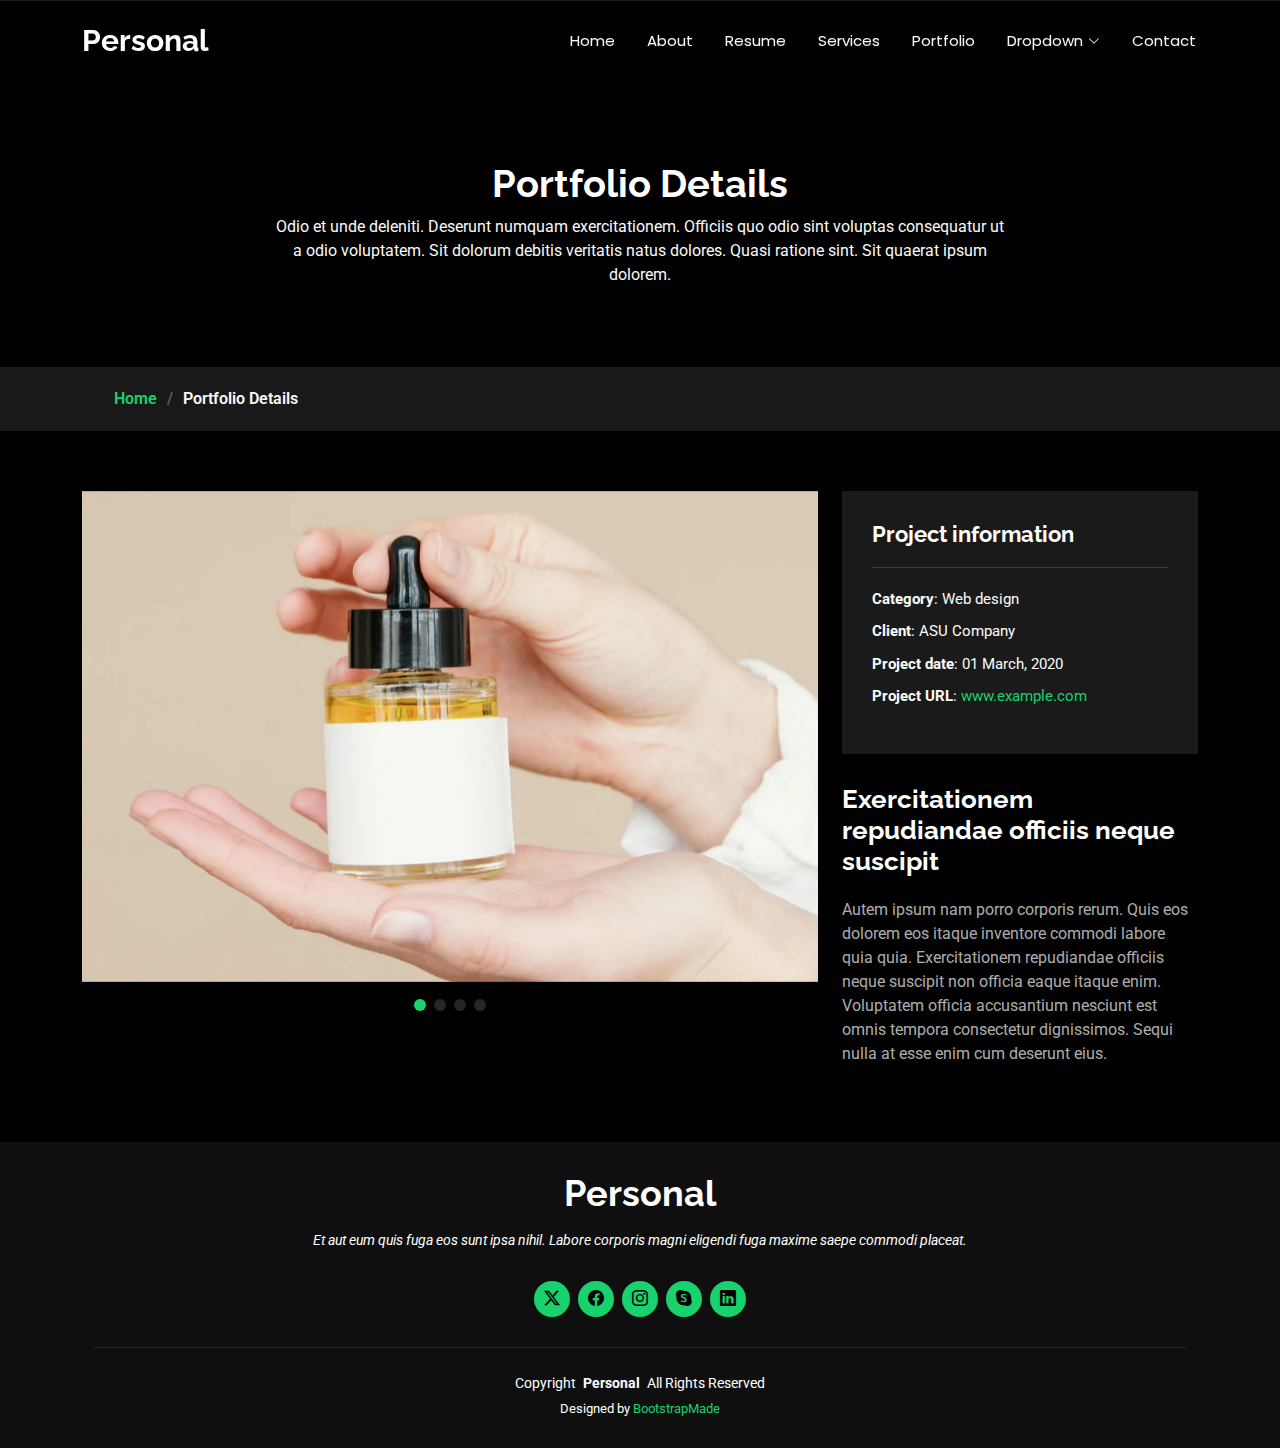
<file: portfolio-details.html>
<!DOCTYPE html>
<html lang="en">

<head>
  <meta charset="utf-8">
  <meta content="width=device-width, initial-scale=1.0" name="viewport">
  <title>Portfolio Details - Personal Bootstrap Template</title>
  <meta name="description" content="">
  <meta name="keywords" content="">

  <!-- Favicons -->
  <link href="assets/img/favicon.png" rel="icon">
  <link href="assets/img/apple-touch-icon.png" rel="apple-touch-icon">

  <!-- Fonts -->
  <link href="https://fonts.googleapis.com" rel="preconnect">
  <link href="https://fonts.gstatic.com" rel="preconnect" crossorigin>
  <link href="https://fonts.googleapis.com/css2?family=Roboto:ital,wght@0,100;0,300;0,400;0,500;0,700;0,900;1,100;1,300;1,400;1,500;1,700;1,900&family=Poppins:ital,wght@0,100;0,200;0,300;0,400;0,500;0,600;0,700;0,800;0,900;1,100;1,200;1,300;1,400;1,500;1,600;1,700;1,800;1,900&family=Raleway:ital,wght@0,100;0,200;0,300;0,400;0,500;0,600;0,700;0,800;0,900;1,100;1,200;1,300;1,400;1,500;1,600;1,700;1,800;1,900&display=swap" rel="stylesheet">

  <!-- Vendor CSS Files -->
  <link href="assets/vendor/bootstrap/css/bootstrap.min.css" rel="stylesheet">
  <link href="assets/vendor/bootstrap-icons/bootstrap-icons.css" rel="stylesheet">
  <link href="assets/vendor/aos/aos.css" rel="stylesheet">
  <link href="assets/vendor/swiper/swiper-bundle.min.css" rel="stylesheet">
  <link href="assets/vendor/glightbox/css/glightbox.min.css" rel="stylesheet">

  <!-- Main CSS File -->
  <link href="assets/css/main.css" rel="stylesheet">

  <!-- =======================================================
  * Template Name: Personal
  * Template URL: https://bootstrapmade.com/personal-free-resume-bootstrap-template/
  * Updated: Mar 05 2025 with Bootstrap v5.3.3
  * Author: BootstrapMade.com
  * License: https://bootstrapmade.com/license/
  ======================================================== -->
</head>

<body class="portfolio-details-page">

  <header id="header" class="header d-flex align-items-center fixed-top">
    <div class="container-fluid container-xl position-relative d-flex align-items-center justify-content-between">

      <a href="index.html" class="logo d-flex align-items-center">
        <!-- Uncomment the line below if you also wish to use an image logo -->
        <!-- <img src="assets/img/logo.webp" alt=""> -->
        <h1 class="sitename">Personal</h1>
      </a>

      <nav id="navmenu" class="navmenu">
        <ul>
          <li><a href="index.html">Home</a></li>
          <li><a href="about.html">About</a></li>
          <li><a href="resume.html">Resume</a></li>
          <li><a href="services.html">Services</a></li>
          <li><a href="portfolio.html">Portfolio</a></li>
          <li class="dropdown"><a href="#"><span>Dropdown</span> <i class="bi bi-chevron-down toggle-dropdown"></i></a>
            <ul>
              <li><a href="#">Dropdown 1</a></li>
              <li class="dropdown"><a href="#"><span>Deep Dropdown</span> <i class="bi bi-chevron-down toggle-dropdown"></i></a>
                <ul>
                  <li><a href="#">Deep Dropdown 1</a></li>
                  <li><a href="#">Deep Dropdown 2</a></li>
                  <li><a href="#">Deep Dropdown 3</a></li>
                  <li><a href="#">Deep Dropdown 4</a></li>
                  <li><a href="#">Deep Dropdown 5</a></li>
                </ul>
              </li>
              <li><a href="#">Dropdown 2</a></li>
              <li><a href="#">Dropdown 3</a></li>
              <li><a href="#">Dropdown 4</a></li>
            </ul>
          </li>
          <li><a href="contact.html">Contact</a></li>
        </ul>
        <i class="mobile-nav-toggle d-xl-none bi bi-list"></i>
      </nav>

    </div>
  </header>

  <main class="main">

    <!-- Page Title -->
    <div class="page-title" data-aos="fade">
      <div class="heading">
        <div class="container">
          <div class="row d-flex justify-content-center text-center">
            <div class="col-lg-8">
              <h1>Portfolio Details</h1>
              <p class="mb-0">Odio et unde deleniti. Deserunt numquam exercitationem. Officiis quo odio sint voluptas consequatur ut a odio voluptatem. Sit dolorum debitis veritatis natus dolores. Quasi ratione sint. Sit quaerat ipsum dolorem.</p>
            </div>
          </div>
        </div>
      </div>
      <nav class="breadcrumbs">
        <div class="container">
          <ol>
            <li><a href="index.html">Home</a></li>
            <li class="current">Portfolio Details</li>
          </ol>
        </div>
      </nav>
    </div><!-- End Page Title -->

    <!-- Portfolio Details Section -->
    <section id="portfolio-details" class="portfolio-details section">

      <div class="container" data-aos="fade-up" data-aos-delay="100">

        <div class="row gy-4">

          <div class="col-lg-8">
            <div class="portfolio-details-slider swiper init-swiper">

              <script type="application/json" class="swiper-config">
                {
                  "loop": true,
                  "speed": 600,
                  "autoplay": {
                    "delay": 5000
                  },
                  "slidesPerView": "auto",
                  "pagination": {
                    "el": ".swiper-pagination",
                    "type": "bullets",
                    "clickable": true
                  }
                }
              </script>

              <div class="swiper-wrapper align-items-center">

                <div class="swiper-slide">
                  <img src="assets/img/portfolio/portfolio-1.webp" alt="">
                </div>

                <div class="swiper-slide">
                  <img src="assets/img/portfolio/portfolio-10.webp" alt="">
                </div>

                <div class="swiper-slide">
                  <img src="assets/img/portfolio/portfolio-7.webp" alt="">
                </div>

                <div class="swiper-slide">
                  <img src="assets/img/portfolio/portfolio-4.webp" alt="">
                </div>

              </div>
              <div class="swiper-pagination"></div>
            </div>
          </div>

          <div class="col-lg-4">
            <div class="portfolio-info" data-aos="fade-up" data-aos-delay="200">
              <h3>Project information</h3>
              <ul>
                <li><strong>Category</strong>: Web design</li>
                <li><strong>Client</strong>: ASU Company</li>
                <li><strong>Project date</strong>: 01 March, 2020</li>
                <li><strong>Project URL</strong>: <a href="#">www.example.com</a></li>
              </ul>
            </div>
            <div class="portfolio-description" data-aos="fade-up" data-aos-delay="300">
              <h2>Exercitationem repudiandae officiis neque suscipit</h2>
              <p>
                Autem ipsum nam porro corporis rerum. Quis eos dolorem eos itaque inventore commodi labore quia quia. Exercitationem repudiandae officiis neque suscipit non officia eaque itaque enim. Voluptatem officia accusantium nesciunt est omnis tempora consectetur dignissimos. Sequi nulla at esse enim cum deserunt eius.
              </p>
            </div>
          </div>

        </div>

      </div>

    </section><!-- /Portfolio Details Section -->

  </main>

  <footer id="footer" class="footer dark-background">
    <div class="container">
      <h3 class="sitename">Personal</h3>
      <p>Et aut eum quis fuga eos sunt ipsa nihil. Labore corporis magni eligendi fuga maxime saepe commodi placeat.</p>
      <div class="social-links d-flex justify-content-center">
        <a href=""><i class="bi bi-twitter-x"></i></a>
        <a href=""><i class="bi bi-facebook"></i></a>
        <a href=""><i class="bi bi-instagram"></i></a>
        <a href=""><i class="bi bi-skype"></i></a>
        <a href=""><i class="bi bi-linkedin"></i></a>
      </div>
      <div class="container">
        <div class="copyright">
          <span>Copyright</span> <strong class="px-1 sitename">Personal</strong> <span>All Rights Reserved</span>
        </div>
        <div class="credits">
          <!-- All the links in the footer should remain intact. -->
          <!-- You can delete the links only if you've purchased the pro version. -->
          <!-- Licensing information: https://bootstrapmade.com/license/ -->
          <!-- Purchase the pro version with working PHP/AJAX contact form: [buy-url] -->
          Designed by <a href="https://bootstrapmade.com/">BootstrapMade</a>
        </div>
      </div>
    </div>
  </footer>

  <!-- Scroll Top -->
  <a href="#" id="scroll-top" class="scroll-top d-flex align-items-center justify-content-center"><i class="bi bi-arrow-up-short"></i></a>

  <!-- Preloader -->
  <div id="preloader"></div>

  <!-- Vendor JS Files -->
  <script src="assets/vendor/bootstrap/js/bootstrap.bundle.min.js"></script>
  <script src="assets/vendor/php-email-form/validate.js"></script>
  <script src="assets/vendor/aos/aos.js"></script>
  <script src="assets/vendor/typed.js/typed.umd.js"></script>
  <script src="assets/vendor/purecounter/purecounter_vanilla.js"></script>
  <script src="assets/vendor/waypoints/noframework.waypoints.js"></script>
  <script src="assets/vendor/swiper/swiper-bundle.min.js"></script>
  <script src="assets/vendor/glightbox/js/glightbox.min.js"></script>
  <script src="assets/vendor/imagesloaded/imagesloaded.pkgd.min.js"></script>
  <script src="assets/vendor/isotope-layout/isotope.pkgd.min.js"></script>

  <!-- Main JS File -->
  <script src="assets/js/main.js"></script>

</body>

</html>
</file>
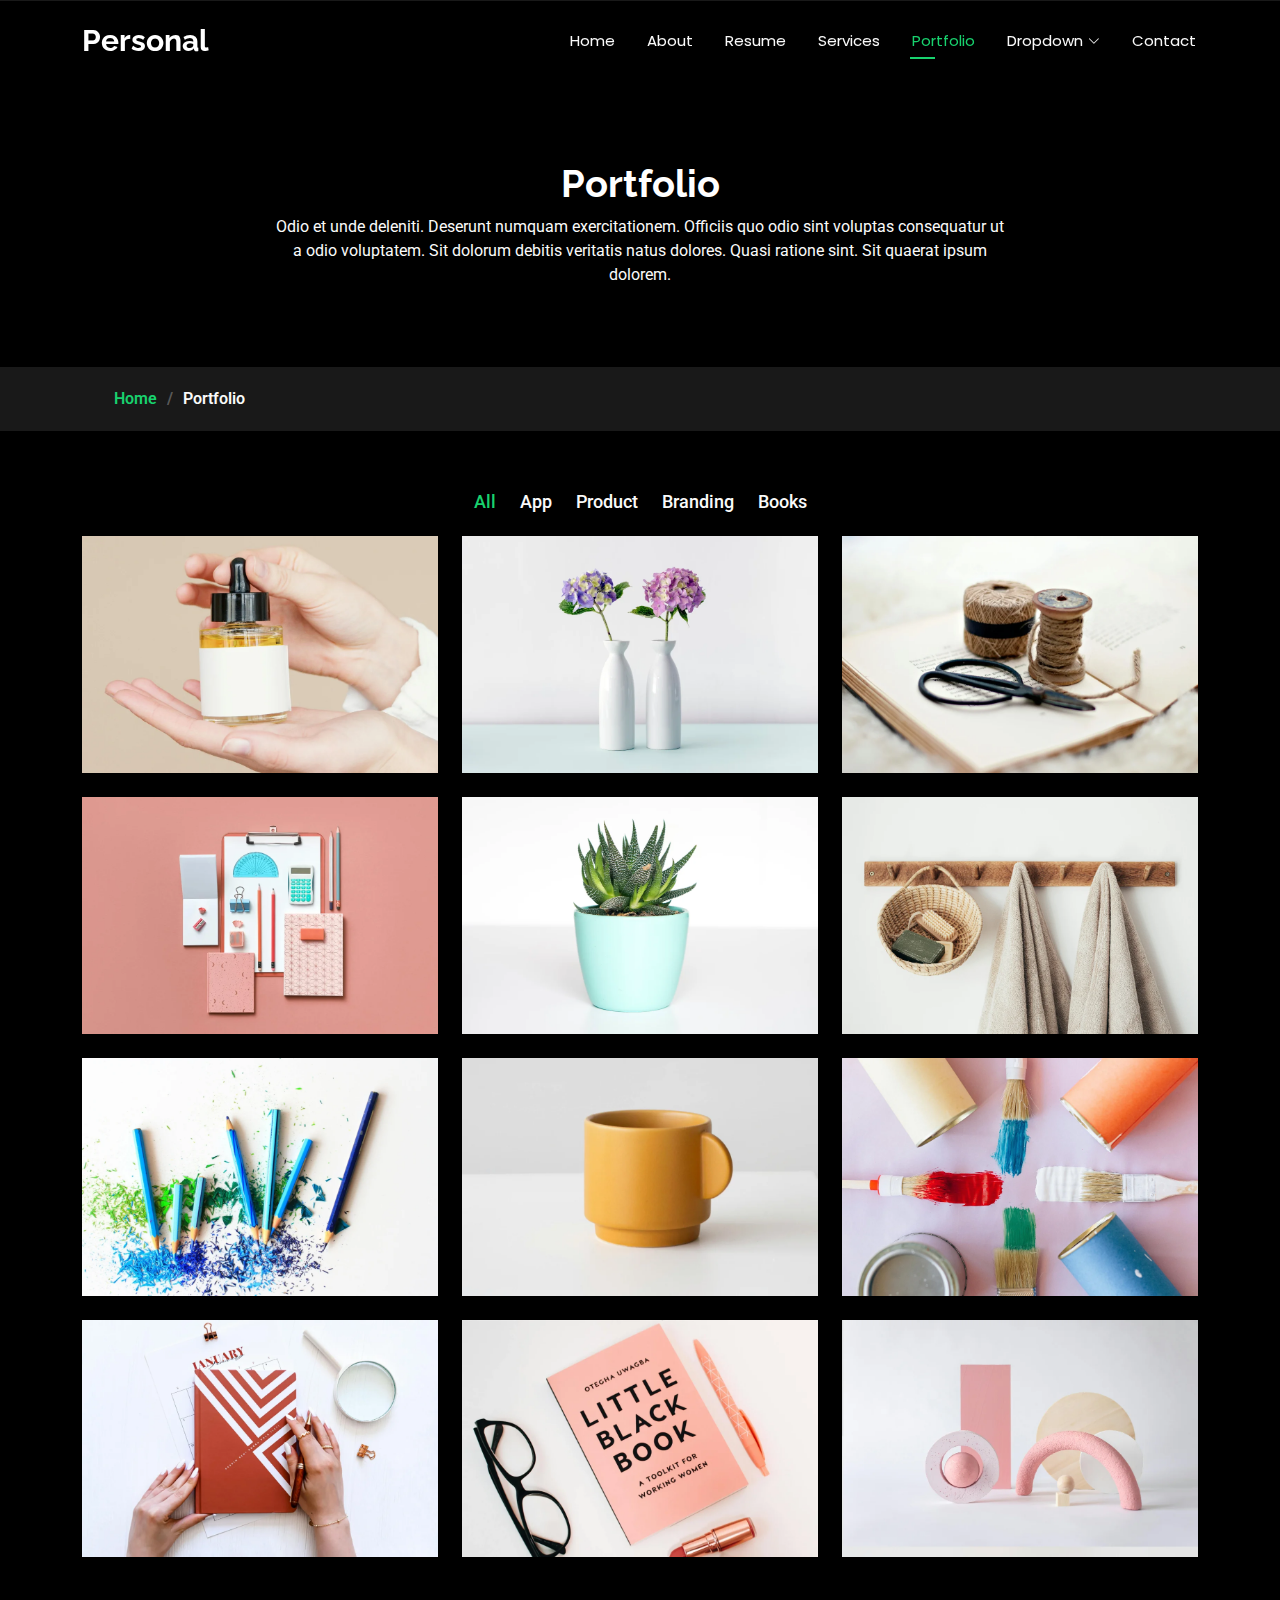
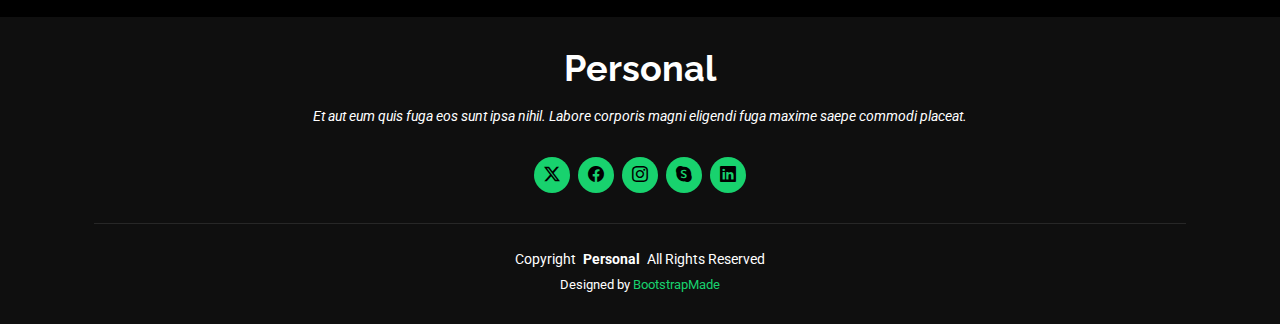
<file: portfolio.html>
<!DOCTYPE html>
<html lang="en">

<head>
  <meta charset="utf-8">
  <meta content="width=device-width, initial-scale=1.0" name="viewport">
  <title>Portfolio - Personal Bootstrap Template</title>
  <meta name="description" content="">
  <meta name="keywords" content="">

  <!-- Favicons -->
  <link href="assets/img/favicon.png" rel="icon">
  <link href="assets/img/apple-touch-icon.png" rel="apple-touch-icon">

  <!-- Fonts -->
  <link href="https://fonts.googleapis.com" rel="preconnect">
  <link href="https://fonts.gstatic.com" rel="preconnect" crossorigin>
  <link href="https://fonts.googleapis.com/css2?family=Roboto:ital,wght@0,100;0,300;0,400;0,500;0,700;0,900;1,100;1,300;1,400;1,500;1,700;1,900&family=Poppins:ital,wght@0,100;0,200;0,300;0,400;0,500;0,600;0,700;0,800;0,900;1,100;1,200;1,300;1,400;1,500;1,600;1,700;1,800;1,900&family=Raleway:ital,wght@0,100;0,200;0,300;0,400;0,500;0,600;0,700;0,800;0,900;1,100;1,200;1,300;1,400;1,500;1,600;1,700;1,800;1,900&display=swap" rel="stylesheet">

  <!-- Vendor CSS Files -->
  <link href="assets/vendor/bootstrap/css/bootstrap.min.css" rel="stylesheet">
  <link href="assets/vendor/bootstrap-icons/bootstrap-icons.css" rel="stylesheet">
  <link href="assets/vendor/aos/aos.css" rel="stylesheet">
  <link href="assets/vendor/swiper/swiper-bundle.min.css" rel="stylesheet">
  <link href="assets/vendor/glightbox/css/glightbox.min.css" rel="stylesheet">

  <!-- Main CSS File -->
  <link href="assets/css/main.css" rel="stylesheet">

  <!-- =======================================================
  * Template Name: Personal
  * Template URL: https://bootstrapmade.com/personal-free-resume-bootstrap-template/
  * Updated: Mar 05 2025 with Bootstrap v5.3.3
  * Author: BootstrapMade.com
  * License: https://bootstrapmade.com/license/
  ======================================================== -->
</head>

<body class="portfolio-page">

  <header id="header" class="header d-flex align-items-center fixed-top">
    <div class="container-fluid container-xl position-relative d-flex align-items-center justify-content-between">

      <a href="index.html" class="logo d-flex align-items-center">
        <!-- Uncomment the line below if you also wish to use an image logo -->
        <!-- <img src="assets/img/logo.webp" alt=""> -->
        <h1 class="sitename">Personal</h1>
      </a>

      <nav id="navmenu" class="navmenu">
        <ul>
          <li><a href="index.html">Home</a></li>
          <li><a href="about.html">About</a></li>
          <li><a href="resume.html">Resume</a></li>
          <li><a href="services.html">Services</a></li>
          <li><a href="portfolio.html" class="active">Portfolio</a></li>
          <li class="dropdown"><a href="#"><span>Dropdown</span> <i class="bi bi-chevron-down toggle-dropdown"></i></a>
            <ul>
              <li><a href="#">Dropdown 1</a></li>
              <li class="dropdown"><a href="#"><span>Deep Dropdown</span> <i class="bi bi-chevron-down toggle-dropdown"></i></a>
                <ul>
                  <li><a href="#">Deep Dropdown 1</a></li>
                  <li><a href="#">Deep Dropdown 2</a></li>
                  <li><a href="#">Deep Dropdown 3</a></li>
                  <li><a href="#">Deep Dropdown 4</a></li>
                  <li><a href="#">Deep Dropdown 5</a></li>
                </ul>
              </li>
              <li><a href="#">Dropdown 2</a></li>
              <li><a href="#">Dropdown 3</a></li>
              <li><a href="#">Dropdown 4</a></li>
            </ul>
          </li>
          <li><a href="contact.html">Contact</a></li>
        </ul>
        <i class="mobile-nav-toggle d-xl-none bi bi-list"></i>
      </nav>

    </div>
  </header>

  <main class="main">

    <!-- Page Title -->
    <div class="page-title" data-aos="fade">
      <div class="heading">
        <div class="container">
          <div class="row d-flex justify-content-center text-center">
            <div class="col-lg-8">
              <h1>Portfolio</h1>
              <p class="mb-0">Odio et unde deleniti. Deserunt numquam exercitationem. Officiis quo odio sint voluptas consequatur ut a odio voluptatem. Sit dolorum debitis veritatis natus dolores. Quasi ratione sint. Sit quaerat ipsum dolorem.</p>
            </div>
          </div>
        </div>
      </div>
      <nav class="breadcrumbs">
        <div class="container">
          <ol>
            <li><a href="index.html">Home</a></li>
            <li class="current">Portfolio</li>
          </ol>
        </div>
      </nav>
    </div><!-- End Page Title -->

    <!-- Portfolio Section -->
    <section id="portfolio" class="portfolio section">

      <div class="container">

        <div class="isotope-layout" data-default-filter="*" data-layout="masonry" data-sort="original-order">

          <ul class="portfolio-filters isotope-filters" data-aos="fade-up" data-aos-delay="100">
            <li data-filter="*" class="filter-active">All</li>
            <li data-filter=".filter-app">App</li>
            <li data-filter=".filter-product">Product</li>
            <li data-filter=".filter-branding">Branding</li>
            <li data-filter=".filter-books">Books</li>
          </ul><!-- End Portfolio Filters -->

          <div class="row gy-4 isotope-container" data-aos="fade-up" data-aos-delay="200">

            <div class="col-lg-4 col-md-6 portfolio-item isotope-item filter-app">
              <div class="portfolio-content h-100">
                <img src="assets/img/portfolio/portfolio-1.webp" class="img-fluid" alt="">
                <div class="portfolio-info">
                  <h4>App 1</h4>
                  <p>Lorem ipsum, dolor sit amet consectetur</p>
                  <a href="assets/img/portfolio/portfolio-1.webp" title="App 1" data-gallery="portfolio-gallery-app" class="glightbox preview-link"><i class="bi bi-zoom-in"></i></a>
                  <a href="portfolio-details.html" title="More Details" class="details-link"><i class="bi bi-link-45deg"></i></a>
                </div>
              </div>
            </div><!-- End Portfolio Item -->

            <div class="col-lg-4 col-md-6 portfolio-item isotope-item filter-product">
              <div class="portfolio-content h-100">
                <img src="assets/img/portfolio/portfolio-10.webp" class="img-fluid" alt="">
                <div class="portfolio-info">
                  <h4>Product 1</h4>
                  <p>Lorem ipsum, dolor sit amet consectetur</p>
                  <a href="assets/img/portfolio/portfolio-10.webp" title="Product 1" data-gallery="portfolio-gallery-product" class="glightbox preview-link"><i class="bi bi-zoom-in"></i></a>
                  <a href="portfolio-details.html" title="More Details" class="details-link"><i class="bi bi-link-45deg"></i></a>
                </div>
              </div>
            </div><!-- End Portfolio Item -->

            <div class="col-lg-4 col-md-6 portfolio-item isotope-item filter-branding">
              <div class="portfolio-content h-100">
                <img src="assets/img/portfolio/portfolio-7.webp" class="img-fluid" alt="">
                <div class="portfolio-info">
                  <h4>Branding 1</h4>
                  <p>Lorem ipsum, dolor sit amet consectetur</p>
                  <a href="assets/img/portfolio/portfolio-7.webp" title="Branding 1" data-gallery="portfolio-gallery-branding" class="glightbox preview-link"><i class="bi bi-zoom-in"></i></a>
                  <a href="portfolio-details.html" title="More Details" class="details-link"><i class="bi bi-link-45deg"></i></a>
                </div>
              </div>
            </div><!-- End Portfolio Item -->

            <div class="col-lg-4 col-md-6 portfolio-item isotope-item filter-books">
              <div class="portfolio-content h-100">
                <img src="assets/img/portfolio/portfolio-4.webp" class="img-fluid" alt="">
                <div class="portfolio-info">
                  <h4>Books 1</h4>
                  <p>Lorem ipsum, dolor sit amet consectetur</p>
                  <a href="assets/img/portfolio/portfolio-4.webp" title="Branding 1" data-gallery="portfolio-gallery-book" class="glightbox preview-link"><i class="bi bi-zoom-in"></i></a>
                  <a href="portfolio-details.html" title="More Details" class="details-link"><i class="bi bi-link-45deg"></i></a>
                </div>
              </div>
            </div><!-- End Portfolio Item -->

            <div class="col-lg-4 col-md-6 portfolio-item isotope-item filter-app">
              <div class="portfolio-content h-100">
                <img src="assets/img/portfolio/portfolio-2.webp" class="img-fluid" alt="">
                <div class="portfolio-info">
                  <h4>App 2</h4>
                  <p>Lorem ipsum, dolor sit amet consectetur</p>
                  <a href="assets/img/portfolio/portfolio-2.webp" title="App 2" data-gallery="portfolio-gallery-app" class="glightbox preview-link"><i class="bi bi-zoom-in"></i></a>
                  <a href="portfolio-details.html" title="More Details" class="details-link"><i class="bi bi-link-45deg"></i></a>
                </div>
              </div>
            </div><!-- End Portfolio Item -->

            <div class="col-lg-4 col-md-6 portfolio-item isotope-item filter-product">
              <div class="portfolio-content h-100">
                <img src="assets/img/portfolio/portfolio-11.webp" class="img-fluid" alt="">
                <div class="portfolio-info">
                  <h4>Product 2</h4>
                  <p>Lorem ipsum, dolor sit amet consectetur</p>
                  <a href="assets/img/portfolio/portfolio-11.webp" title="Product 2" data-gallery="portfolio-gallery-product" class="glightbox preview-link"><i class="bi bi-zoom-in"></i></a>
                  <a href="portfolio-details.html" title="More Details" class="details-link"><i class="bi bi-link-45deg"></i></a>
                </div>
              </div>
            </div><!-- End Portfolio Item -->

            <div class="col-lg-4 col-md-6 portfolio-item isotope-item filter-branding">
              <div class="portfolio-content h-100">
                <img src="assets/img/portfolio/portfolio-8.webp" class="img-fluid" alt="">
                <div class="portfolio-info">
                  <h4>Branding 2</h4>
                  <p>Lorem ipsum, dolor sit amet consectetur</p>
                  <a href="assets/img/portfolio/portfolio-8.webp" title="Branding 2" data-gallery="portfolio-gallery-branding" class="glightbox preview-link"><i class="bi bi-zoom-in"></i></a>
                  <a href="portfolio-details.html" title="More Details" class="details-link"><i class="bi bi-link-45deg"></i></a>
                </div>
              </div>
            </div><!-- End Portfolio Item -->

            <div class="col-lg-4 col-md-6 portfolio-item isotope-item filter-books">
              <div class="portfolio-content h-100">
                <img src="assets/img/portfolio/portfolio-5.webp" class="img-fluid" alt="">
                <div class="portfolio-info">
                  <h4>Books 2</h4>
                  <p>Lorem ipsum, dolor sit amet consectetur</p>
                  <a href="assets/img/portfolio/portfolio-5.webp" title="Branding 2" data-gallery="portfolio-gallery-book" class="glightbox preview-link"><i class="bi bi-zoom-in"></i></a>
                  <a href="portfolio-details.html" title="More Details" class="details-link"><i class="bi bi-link-45deg"></i></a>
                </div>
              </div>
            </div><!-- End Portfolio Item -->

            <div class="col-lg-4 col-md-6 portfolio-item isotope-item filter-app">
              <div class="portfolio-content h-100">
                <img src="assets/img/portfolio/portfolio-3.webp" class="img-fluid" alt="">
                <div class="portfolio-info">
                  <h4>App 3</h4>
                  <p>Lorem ipsum, dolor sit amet consectetur</p>
                  <a href="assets/img/portfolio/portfolio-3.webp" title="App 3" data-gallery="portfolio-gallery-app" class="glightbox preview-link"><i class="bi bi-zoom-in"></i></a>
                  <a href="portfolio-details.html" title="More Details" class="details-link"><i class="bi bi-link-45deg"></i></a>
                </div>
              </div>
            </div><!-- End Portfolio Item -->

            <div class="col-lg-4 col-md-6 portfolio-item isotope-item filter-product">
              <div class="portfolio-content h-100">
                <img src="assets/img/portfolio/portfolio-12.webp" class="img-fluid" alt="">
                <div class="portfolio-info">
                  <h4>Product 3</h4>
                  <p>Lorem ipsum, dolor sit amet consectetur</p>
                  <a href="assets/img/portfolio/portfolio-12.webp" title="Product 3" data-gallery="portfolio-gallery-product" class="glightbox preview-link"><i class="bi bi-zoom-in"></i></a>
                  <a href="portfolio-details.html" title="More Details" class="details-link"><i class="bi bi-link-45deg"></i></a>
                </div>
              </div>
            </div><!-- End Portfolio Item -->

            <div class="col-lg-4 col-md-6 portfolio-item isotope-item filter-branding">
              <div class="portfolio-content h-100">
                <img src="assets/img/portfolio/portfolio-9.webp" class="img-fluid" alt="">
                <div class="portfolio-info">
                  <h4>Branding 3</h4>
                  <p>Lorem ipsum, dolor sit amet consectetur</p>
                  <a href="assets/img/portfolio/portfolio-9.webp" title="Branding 2" data-gallery="portfolio-gallery-branding" class="glightbox preview-link"><i class="bi bi-zoom-in"></i></a>
                  <a href="portfolio-details.html" title="More Details" class="details-link"><i class="bi bi-link-45deg"></i></a>
                </div>
              </div>
            </div><!-- End Portfolio Item -->

            <div class="col-lg-4 col-md-6 portfolio-item isotope-item filter-books">
              <div class="portfolio-content h-100">
                <img src="assets/img/portfolio/portfolio-6.webp" class="img-fluid" alt="">
                <div class="portfolio-info">
                  <h4>Books 3</h4>
                  <p>Lorem ipsum, dolor sit amet consectetur</p>
                  <a href="assets/img/portfolio/portfolio-6.webp" title="Branding 3" data-gallery="portfolio-gallery-book" class="glightbox preview-link"><i class="bi bi-zoom-in"></i></a>
                  <a href="portfolio-details.html" title="More Details" class="details-link"><i class="bi bi-link-45deg"></i></a>
                </div>
              </div>
            </div><!-- End Portfolio Item -->

          </div><!-- End Portfolio Container -->

        </div>

      </div>

    </section><!-- /Portfolio Section -->

  </main>

  <footer id="footer" class="footer dark-background">
    <div class="container">
      <h3 class="sitename">Personal</h3>
      <p>Et aut eum quis fuga eos sunt ipsa nihil. Labore corporis magni eligendi fuga maxime saepe commodi placeat.</p>
      <div class="social-links d-flex justify-content-center">
        <a href=""><i class="bi bi-twitter-x"></i></a>
        <a href=""><i class="bi bi-facebook"></i></a>
        <a href=""><i class="bi bi-instagram"></i></a>
        <a href=""><i class="bi bi-skype"></i></a>
        <a href=""><i class="bi bi-linkedin"></i></a>
      </div>
      <div class="container">
        <div class="copyright">
          <span>Copyright</span> <strong class="px-1 sitename">Personal</strong> <span>All Rights Reserved</span>
        </div>
        <div class="credits">
          <!-- All the links in the footer should remain intact. -->
          <!-- You can delete the links only if you've purchased the pro version. -->
          <!-- Licensing information: https://bootstrapmade.com/license/ -->
          <!-- Purchase the pro version with working PHP/AJAX contact form: [buy-url] -->
          Designed by <a href="https://bootstrapmade.com/">BootstrapMade</a>
        </div>
      </div>
    </div>
  </footer>

  <!-- Scroll Top -->
  <a href="#" id="scroll-top" class="scroll-top d-flex align-items-center justify-content-center"><i class="bi bi-arrow-up-short"></i></a>

  <!-- Preloader -->
  <div id="preloader"></div>

  <!-- Vendor JS Files -->
  <script src="assets/vendor/bootstrap/js/bootstrap.bundle.min.js"></script>
  <script src="assets/vendor/php-email-form/validate.js"></script>
  <script src="assets/vendor/aos/aos.js"></script>
  <script src="assets/vendor/typed.js/typed.umd.js"></script>
  <script src="assets/vendor/purecounter/purecounter_vanilla.js"></script>
  <script src="assets/vendor/waypoints/noframework.waypoints.js"></script>
  <script src="assets/vendor/swiper/swiper-bundle.min.js"></script>
  <script src="assets/vendor/glightbox/js/glightbox.min.js"></script>
  <script src="assets/vendor/imagesloaded/imagesloaded.pkgd.min.js"></script>
  <script src="assets/vendor/isotope-layout/isotope.pkgd.min.js"></script>

  <!-- Main JS File -->
  <script src="assets/js/main.js"></script>

</body>

</html>
</file>
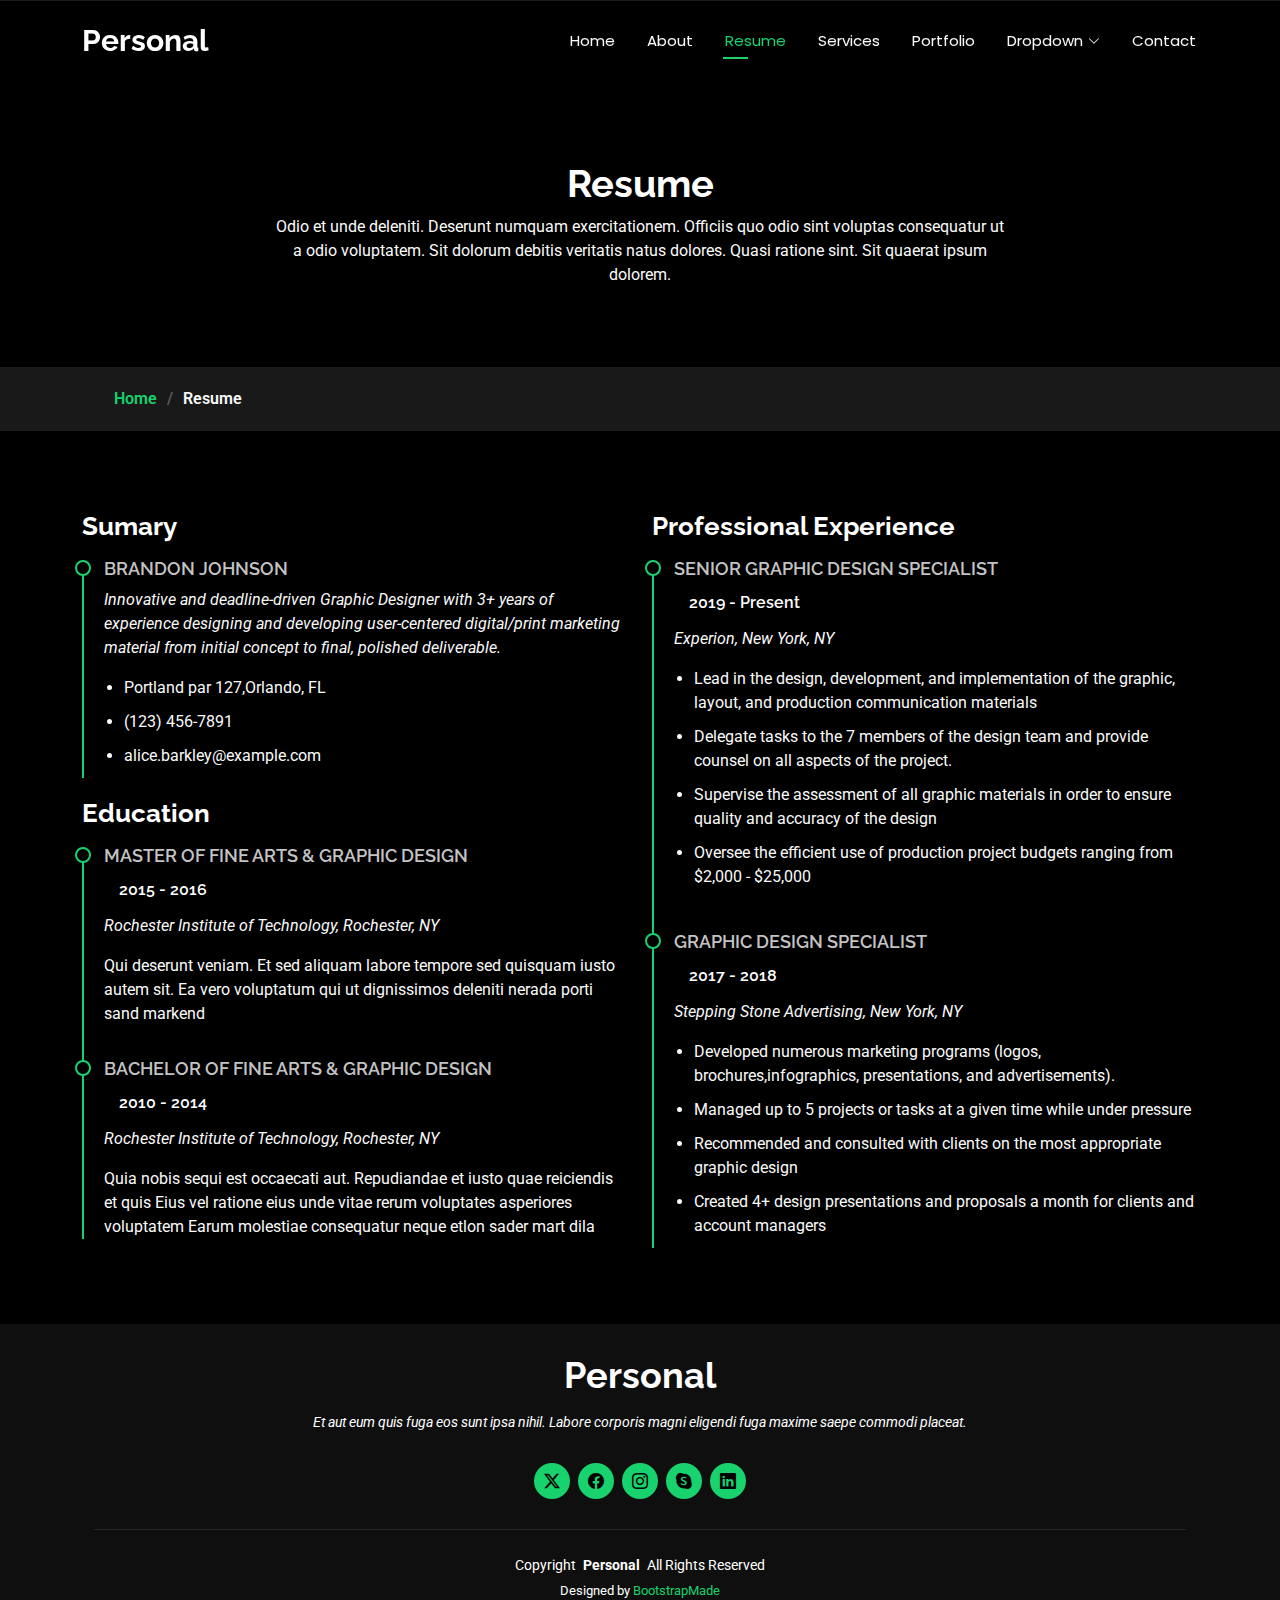
<file: resume.html>
<!DOCTYPE html>
<html lang="en">

<head>
  <meta charset="utf-8">
  <meta content="width=device-width, initial-scale=1.0" name="viewport">
  <title>Resume - Personal Bootstrap Template</title>
  <meta name="description" content="">
  <meta name="keywords" content="">

  <!-- Favicons -->
  <link href="assets/img/favicon.png" rel="icon">
  <link href="assets/img/apple-touch-icon.png" rel="apple-touch-icon">

  <!-- Fonts -->
  <link href="https://fonts.googleapis.com" rel="preconnect">
  <link href="https://fonts.gstatic.com" rel="preconnect" crossorigin>
  <link href="https://fonts.googleapis.com/css2?family=Roboto:ital,wght@0,100;0,300;0,400;0,500;0,700;0,900;1,100;1,300;1,400;1,500;1,700;1,900&family=Poppins:ital,wght@0,100;0,200;0,300;0,400;0,500;0,600;0,700;0,800;0,900;1,100;1,200;1,300;1,400;1,500;1,600;1,700;1,800;1,900&family=Raleway:ital,wght@0,100;0,200;0,300;0,400;0,500;0,600;0,700;0,800;0,900;1,100;1,200;1,300;1,400;1,500;1,600;1,700;1,800;1,900&display=swap" rel="stylesheet">

  <!-- Vendor CSS Files -->
  <link href="assets/vendor/bootstrap/css/bootstrap.min.css" rel="stylesheet">
  <link href="assets/vendor/bootstrap-icons/bootstrap-icons.css" rel="stylesheet">
  <link href="assets/vendor/aos/aos.css" rel="stylesheet">
  <link href="assets/vendor/swiper/swiper-bundle.min.css" rel="stylesheet">
  <link href="assets/vendor/glightbox/css/glightbox.min.css" rel="stylesheet">

  <!-- Main CSS File -->
  <link href="assets/css/main.css" rel="stylesheet">

  <!-- =======================================================
  * Template Name: Personal
  * Template URL: https://bootstrapmade.com/personal-free-resume-bootstrap-template/
  * Updated: Mar 05 2025 with Bootstrap v5.3.3
  * Author: BootstrapMade.com
  * License: https://bootstrapmade.com/license/
  ======================================================== -->
</head>

<body class="resume-page">

  <header id="header" class="header d-flex align-items-center fixed-top">
    <div class="container-fluid container-xl position-relative d-flex align-items-center justify-content-between">

      <a href="index.html" class="logo d-flex align-items-center">
        <!-- Uncomment the line below if you also wish to use an image logo -->
        <!-- <img src="assets/img/logo.webp" alt=""> -->
        <h1 class="sitename">Personal</h1>
      </a>

      <nav id="navmenu" class="navmenu">
        <ul>
          <li><a href="index.html">Home</a></li>
          <li><a href="about.html">About</a></li>
          <li><a href="resume.html" class="active">Resume</a></li>
          <li><a href="services.html">Services</a></li>
          <li><a href="portfolio.html">Portfolio</a></li>
          <li class="dropdown"><a href="#"><span>Dropdown</span> <i class="bi bi-chevron-down toggle-dropdown"></i></a>
            <ul>
              <li><a href="#">Dropdown 1</a></li>
              <li class="dropdown"><a href="#"><span>Deep Dropdown</span> <i class="bi bi-chevron-down toggle-dropdown"></i></a>
                <ul>
                  <li><a href="#">Deep Dropdown 1</a></li>
                  <li><a href="#">Deep Dropdown 2</a></li>
                  <li><a href="#">Deep Dropdown 3</a></li>
                  <li><a href="#">Deep Dropdown 4</a></li>
                  <li><a href="#">Deep Dropdown 5</a></li>
                </ul>
              </li>
              <li><a href="#">Dropdown 2</a></li>
              <li><a href="#">Dropdown 3</a></li>
              <li><a href="#">Dropdown 4</a></li>
            </ul>
          </li>
          <li><a href="contact.html">Contact</a></li>
        </ul>
        <i class="mobile-nav-toggle d-xl-none bi bi-list"></i>
      </nav>

    </div>
  </header>

  <main class="main">

    <!-- Page Title -->
    <div class="page-title" data-aos="fade">
      <div class="heading">
        <div class="container">
          <div class="row d-flex justify-content-center text-center">
            <div class="col-lg-8">
              <h1>Resume</h1>
              <p class="mb-0">Odio et unde deleniti. Deserunt numquam exercitationem. Officiis quo odio sint voluptas consequatur ut a odio voluptatem. Sit dolorum debitis veritatis natus dolores. Quasi ratione sint. Sit quaerat ipsum dolorem.</p>
            </div>
          </div>
        </div>
      </div>
      <nav class="breadcrumbs">
        <div class="container">
          <ol>
            <li><a href="index.html">Home</a></li>
            <li class="current">Resume</li>
          </ol>
        </div>
      </nav>
    </div><!-- End Page Title -->

    <!-- Resume Section -->
    <section id="resume" class="resume section">

      <div class="container">

        <div class="row">

          <div class="col-lg-6" data-aos="fade-up" data-aos-delay="100">
            <h3 class="resume-title">Sumary</h3>

            <div class="resume-item pb-0">
              <h4>Brandon Johnson</h4>
              <p><em>Innovative and deadline-driven Graphic Designer with 3+ years of experience designing and developing user-centered digital/print marketing material from initial concept to final, polished deliverable.</em></p>
              <ul>
                <li>Portland par 127,Orlando, FL</li>
                <li>(123) 456-7891</li>
                <li>alice.barkley@example.com</li>
              </ul>
            </div><!-- Edn Resume Item -->

            <h3 class="resume-title">Education</h3>
            <div class="resume-item">
              <h4>Master of Fine Arts &amp; Graphic Design</h4>
              <h5>2015 - 2016</h5>
              <p><em>Rochester Institute of Technology, Rochester, NY</em></p>
              <p>Qui deserunt veniam. Et sed aliquam labore tempore sed quisquam iusto autem sit. Ea vero voluptatum qui ut dignissimos deleniti nerada porti sand markend</p>
            </div><!-- Edn Resume Item -->

            <div class="resume-item">
              <h4>Bachelor of Fine Arts &amp; Graphic Design</h4>
              <h5>2010 - 2014</h5>
              <p><em>Rochester Institute of Technology, Rochester, NY</em></p>
              <p>Quia nobis sequi est occaecati aut. Repudiandae et iusto quae reiciendis et quis Eius vel ratione eius unde vitae rerum voluptates asperiores voluptatem Earum molestiae consequatur neque etlon sader mart dila</p>
            </div><!-- Edn Resume Item -->

          </div>

          <div class="col-lg-6" data-aos="fade-up" data-aos-delay="200">
            <h3 class="resume-title">Professional Experience</h3>
            <div class="resume-item">
              <h4>Senior graphic design specialist</h4>
              <h5>2019 - Present</h5>
              <p><em>Experion, New York, NY </em></p>
              <ul>
                <li>Lead in the design, development, and implementation of the graphic, layout, and production communication materials</li>
                <li>Delegate tasks to the 7 members of the design team and provide counsel on all aspects of the project. </li>
                <li>Supervise the assessment of all graphic materials in order to ensure quality and accuracy of the design</li>
                <li>Oversee the efficient use of production project budgets ranging from $2,000 - $25,000</li>
              </ul>
            </div><!-- Edn Resume Item -->

            <div class="resume-item">
              <h4>Graphic design specialist</h4>
              <h5>2017 - 2018</h5>
              <p><em>Stepping Stone Advertising, New York, NY</em></p>
              <ul>
                <li>Developed numerous marketing programs (logos, brochures,infographics, presentations, and advertisements).</li>
                <li>Managed up to 5 projects or tasks at a given time while under pressure</li>
                <li>Recommended and consulted with clients on the most appropriate graphic design</li>
                <li>Created 4+ design presentations and proposals a month for clients and account managers</li>
              </ul>
            </div><!-- Edn Resume Item -->

          </div>

        </div>

      </div>

    </section><!-- /Resume Section -->

  </main>

  <footer id="footer" class="footer dark-background">
    <div class="container">
      <h3 class="sitename">Personal</h3>
      <p>Et aut eum quis fuga eos sunt ipsa nihil. Labore corporis magni eligendi fuga maxime saepe commodi placeat.</p>
      <div class="social-links d-flex justify-content-center">
        <a href=""><i class="bi bi-twitter-x"></i></a>
        <a href=""><i class="bi bi-facebook"></i></a>
        <a href=""><i class="bi bi-instagram"></i></a>
        <a href=""><i class="bi bi-skype"></i></a>
        <a href=""><i class="bi bi-linkedin"></i></a>
      </div>
      <div class="container">
        <div class="copyright">
          <span>Copyright</span> <strong class="px-1 sitename">Personal</strong> <span>All Rights Reserved</span>
        </div>
        <div class="credits">
          <!-- All the links in the footer should remain intact. -->
          <!-- You can delete the links only if you've purchased the pro version. -->
          <!-- Licensing information: https://bootstrapmade.com/license/ -->
          <!-- Purchase the pro version with working PHP/AJAX contact form: [buy-url] -->
          Designed by <a href="https://bootstrapmade.com/">BootstrapMade</a>
        </div>
      </div>
    </div>
  </footer>

  <!-- Scroll Top -->
  <a href="#" id="scroll-top" class="scroll-top d-flex align-items-center justify-content-center"><i class="bi bi-arrow-up-short"></i></a>

  <!-- Preloader -->
  <div id="preloader"></div>

  <!-- Vendor JS Files -->
  <script src="assets/vendor/bootstrap/js/bootstrap.bundle.min.js"></script>
  <script src="assets/vendor/php-email-form/validate.js"></script>
  <script src="assets/vendor/aos/aos.js"></script>
  <script src="assets/vendor/typed.js/typed.umd.js"></script>
  <script src="assets/vendor/purecounter/purecounter_vanilla.js"></script>
  <script src="assets/vendor/waypoints/noframework.waypoints.js"></script>
  <script src="assets/vendor/swiper/swiper-bundle.min.js"></script>
  <script src="assets/vendor/glightbox/js/glightbox.min.js"></script>
  <script src="assets/vendor/imagesloaded/imagesloaded.pkgd.min.js"></script>
  <script src="assets/vendor/isotope-layout/isotope.pkgd.min.js"></script>

  <!-- Main JS File -->
  <script src="assets/js/main.js"></script>

</body>

</html>
</file>
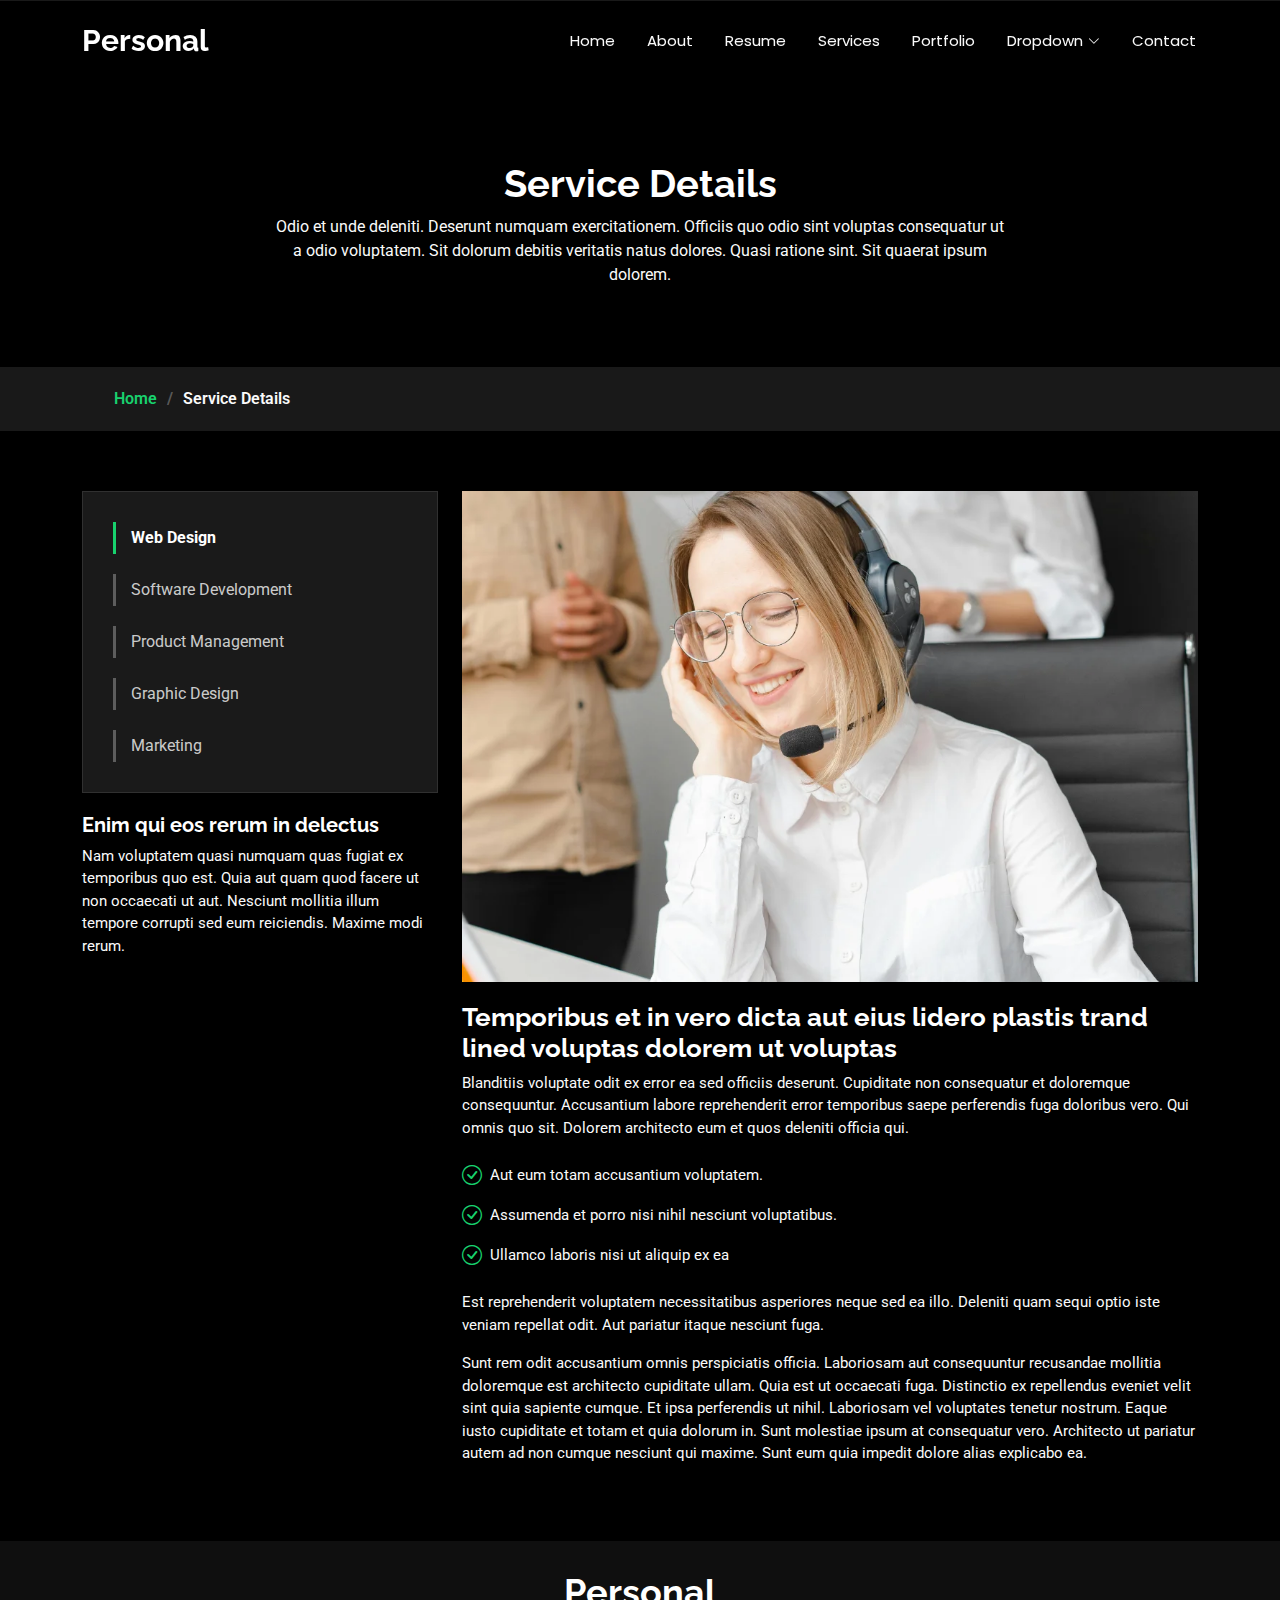
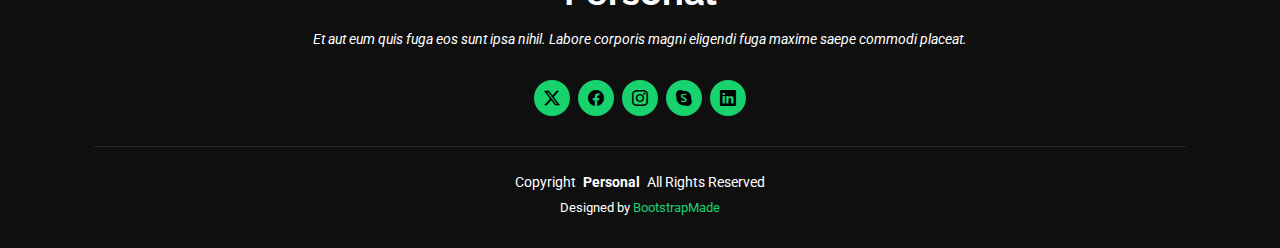
<file: service-details.html>
<!DOCTYPE html>
<html lang="en">

<head>
  <meta charset="utf-8">
  <meta content="width=device-width, initial-scale=1.0" name="viewport">
  <title>Service Details - Personal Bootstrap Template</title>
  <meta name="description" content="">
  <meta name="keywords" content="">

  <!-- Favicons -->
  <link href="assets/img/favicon.png" rel="icon">
  <link href="assets/img/apple-touch-icon.png" rel="apple-touch-icon">

  <!-- Fonts -->
  <link href="https://fonts.googleapis.com" rel="preconnect">
  <link href="https://fonts.gstatic.com" rel="preconnect" crossorigin>
  <link href="https://fonts.googleapis.com/css2?family=Roboto:ital,wght@0,100;0,300;0,400;0,500;0,700;0,900;1,100;1,300;1,400;1,500;1,700;1,900&family=Poppins:ital,wght@0,100;0,200;0,300;0,400;0,500;0,600;0,700;0,800;0,900;1,100;1,200;1,300;1,400;1,500;1,600;1,700;1,800;1,900&family=Raleway:ital,wght@0,100;0,200;0,300;0,400;0,500;0,600;0,700;0,800;0,900;1,100;1,200;1,300;1,400;1,500;1,600;1,700;1,800;1,900&display=swap" rel="stylesheet">

  <!-- Vendor CSS Files -->
  <link href="assets/vendor/bootstrap/css/bootstrap.min.css" rel="stylesheet">
  <link href="assets/vendor/bootstrap-icons/bootstrap-icons.css" rel="stylesheet">
  <link href="assets/vendor/aos/aos.css" rel="stylesheet">
  <link href="assets/vendor/swiper/swiper-bundle.min.css" rel="stylesheet">
  <link href="assets/vendor/glightbox/css/glightbox.min.css" rel="stylesheet">

  <!-- Main CSS File -->
  <link href="assets/css/main.css" rel="stylesheet">

  <!-- =======================================================
  * Template Name: Personal
  * Template URL: https://bootstrapmade.com/personal-free-resume-bootstrap-template/
  * Updated: Mar 05 2025 with Bootstrap v5.3.3
  * Author: BootstrapMade.com
  * License: https://bootstrapmade.com/license/
  ======================================================== -->
</head>

<body class="service-details-page">

  <header id="header" class="header d-flex align-items-center fixed-top">
    <div class="container-fluid container-xl position-relative d-flex align-items-center justify-content-between">

      <a href="index.html" class="logo d-flex align-items-center">
        <!-- Uncomment the line below if you also wish to use an image logo -->
        <!-- <img src="assets/img/logo.webp" alt=""> -->
        <h1 class="sitename">Personal</h1>
      </a>

      <nav id="navmenu" class="navmenu">
        <ul>
          <li><a href="index.html">Home</a></li>
          <li><a href="about.html">About</a></li>
          <li><a href="resume.html">Resume</a></li>
          <li><a href="services.html">Services</a></li>
          <li><a href="portfolio.html">Portfolio</a></li>
          <li class="dropdown"><a href="#"><span>Dropdown</span> <i class="bi bi-chevron-down toggle-dropdown"></i></a>
            <ul>
              <li><a href="#">Dropdown 1</a></li>
              <li class="dropdown"><a href="#"><span>Deep Dropdown</span> <i class="bi bi-chevron-down toggle-dropdown"></i></a>
                <ul>
                  <li><a href="#">Deep Dropdown 1</a></li>
                  <li><a href="#">Deep Dropdown 2</a></li>
                  <li><a href="#">Deep Dropdown 3</a></li>
                  <li><a href="#">Deep Dropdown 4</a></li>
                  <li><a href="#">Deep Dropdown 5</a></li>
                </ul>
              </li>
              <li><a href="#">Dropdown 2</a></li>
              <li><a href="#">Dropdown 3</a></li>
              <li><a href="#">Dropdown 4</a></li>
            </ul>
          </li>
          <li><a href="contact.html">Contact</a></li>
        </ul>
        <i class="mobile-nav-toggle d-xl-none bi bi-list"></i>
      </nav>

    </div>
  </header>

  <main class="main">

    <!-- Page Title -->
    <div class="page-title" data-aos="fade">
      <div class="heading">
        <div class="container">
          <div class="row d-flex justify-content-center text-center">
            <div class="col-lg-8">
              <h1>Service Details</h1>
              <p class="mb-0">Odio et unde deleniti. Deserunt numquam exercitationem. Officiis quo odio sint voluptas consequatur ut a odio voluptatem. Sit dolorum debitis veritatis natus dolores. Quasi ratione sint. Sit quaerat ipsum dolorem.</p>
            </div>
          </div>
        </div>
      </div>
      <nav class="breadcrumbs">
        <div class="container">
          <ol>
            <li><a href="index.html">Home</a></li>
            <li class="current">Service Details</li>
          </ol>
        </div>
      </nav>
    </div><!-- End Page Title -->

    <!-- Service Details Section -->
    <section id="service-details" class="service-details section">

      <div class="container">

        <div class="row gy-4">

          <div class="col-lg-4" data-aos="fade-up" data-aos-delay="100">
            <div class="services-list">
              <a href="#" class="active">Web Design</a>
              <a href="#">Software Development</a>
              <a href="#">Product Management</a>
              <a href="#">Graphic Design</a>
              <a href="#">Marketing</a>
            </div>

            <h4>Enim qui eos rerum in delectus</h4>
            <p>Nam voluptatem quasi numquam quas fugiat ex temporibus quo est. Quia aut quam quod facere ut non occaecati ut aut. Nesciunt mollitia illum tempore corrupti sed eum reiciendis. Maxime modi rerum.</p>
          </div>

          <div class="col-lg-8" data-aos="fade-up" data-aos-delay="200">
            <img src="assets/img/services/services-4.webp" alt="" class="img-fluid services-img">
            <h3>Temporibus et in vero dicta aut eius lidero plastis trand lined voluptas dolorem ut voluptas</h3>
            <p>
              Blanditiis voluptate odit ex error ea sed officiis deserunt. Cupiditate non consequatur et doloremque consequuntur. Accusantium labore reprehenderit error temporibus saepe perferendis fuga doloribus vero. Qui omnis quo sit. Dolorem architecto eum et quos deleniti officia qui.
            </p>
            <ul>
              <li><i class="bi bi-check-circle"></i> <span>Aut eum totam accusantium voluptatem.</span></li>
              <li><i class="bi bi-check-circle"></i> <span>Assumenda et porro nisi nihil nesciunt voluptatibus.</span></li>
              <li><i class="bi bi-check-circle"></i> <span>Ullamco laboris nisi ut aliquip ex ea</span></li>
            </ul>
            <p>
              Est reprehenderit voluptatem necessitatibus asperiores neque sed ea illo. Deleniti quam sequi optio iste veniam repellat odit. Aut pariatur itaque nesciunt fuga.
            </p>
            <p>
              Sunt rem odit accusantium omnis perspiciatis officia. Laboriosam aut consequuntur recusandae mollitia doloremque est architecto cupiditate ullam. Quia est ut occaecati fuga. Distinctio ex repellendus eveniet velit sint quia sapiente cumque. Et ipsa perferendis ut nihil. Laboriosam vel voluptates tenetur nostrum. Eaque iusto cupiditate et totam et quia dolorum in. Sunt molestiae ipsum at consequatur vero. Architecto ut pariatur autem ad non cumque nesciunt qui maxime. Sunt eum quia impedit dolore alias explicabo ea.
            </p>
          </div>

        </div>

      </div>

    </section><!-- /Service Details Section -->

  </main>

  <footer id="footer" class="footer dark-background">
    <div class="container">
      <h3 class="sitename">Personal</h3>
      <p>Et aut eum quis fuga eos sunt ipsa nihil. Labore corporis magni eligendi fuga maxime saepe commodi placeat.</p>
      <div class="social-links d-flex justify-content-center">
        <a href=""><i class="bi bi-twitter-x"></i></a>
        <a href=""><i class="bi bi-facebook"></i></a>
        <a href=""><i class="bi bi-instagram"></i></a>
        <a href=""><i class="bi bi-skype"></i></a>
        <a href=""><i class="bi bi-linkedin"></i></a>
      </div>
      <div class="container">
        <div class="copyright">
          <span>Copyright</span> <strong class="px-1 sitename">Personal</strong> <span>All Rights Reserved</span>
        </div>
        <div class="credits">
          <!-- All the links in the footer should remain intact. -->
          <!-- You can delete the links only if you've purchased the pro version. -->
          <!-- Licensing information: https://bootstrapmade.com/license/ -->
          <!-- Purchase the pro version with working PHP/AJAX contact form: [buy-url] -->
          Designed by <a href="https://bootstrapmade.com/">BootstrapMade</a>
        </div>
      </div>
    </div>
  </footer>

  <!-- Scroll Top -->
  <a href="#" id="scroll-top" class="scroll-top d-flex align-items-center justify-content-center"><i class="bi bi-arrow-up-short"></i></a>

  <!-- Preloader -->
  <div id="preloader"></div>

  <!-- Vendor JS Files -->
  <script src="assets/vendor/bootstrap/js/bootstrap.bundle.min.js"></script>
  <script src="assets/vendor/php-email-form/validate.js"></script>
  <script src="assets/vendor/aos/aos.js"></script>
  <script src="assets/vendor/typed.js/typed.umd.js"></script>
  <script src="assets/vendor/purecounter/purecounter_vanilla.js"></script>
  <script src="assets/vendor/waypoints/noframework.waypoints.js"></script>
  <script src="assets/vendor/swiper/swiper-bundle.min.js"></script>
  <script src="assets/vendor/glightbox/js/glightbox.min.js"></script>
  <script src="assets/vendor/imagesloaded/imagesloaded.pkgd.min.js"></script>
  <script src="assets/vendor/isotope-layout/isotope.pkgd.min.js"></script>

  <!-- Main JS File -->
  <script src="assets/js/main.js"></script>

</body>

</html>
</file>
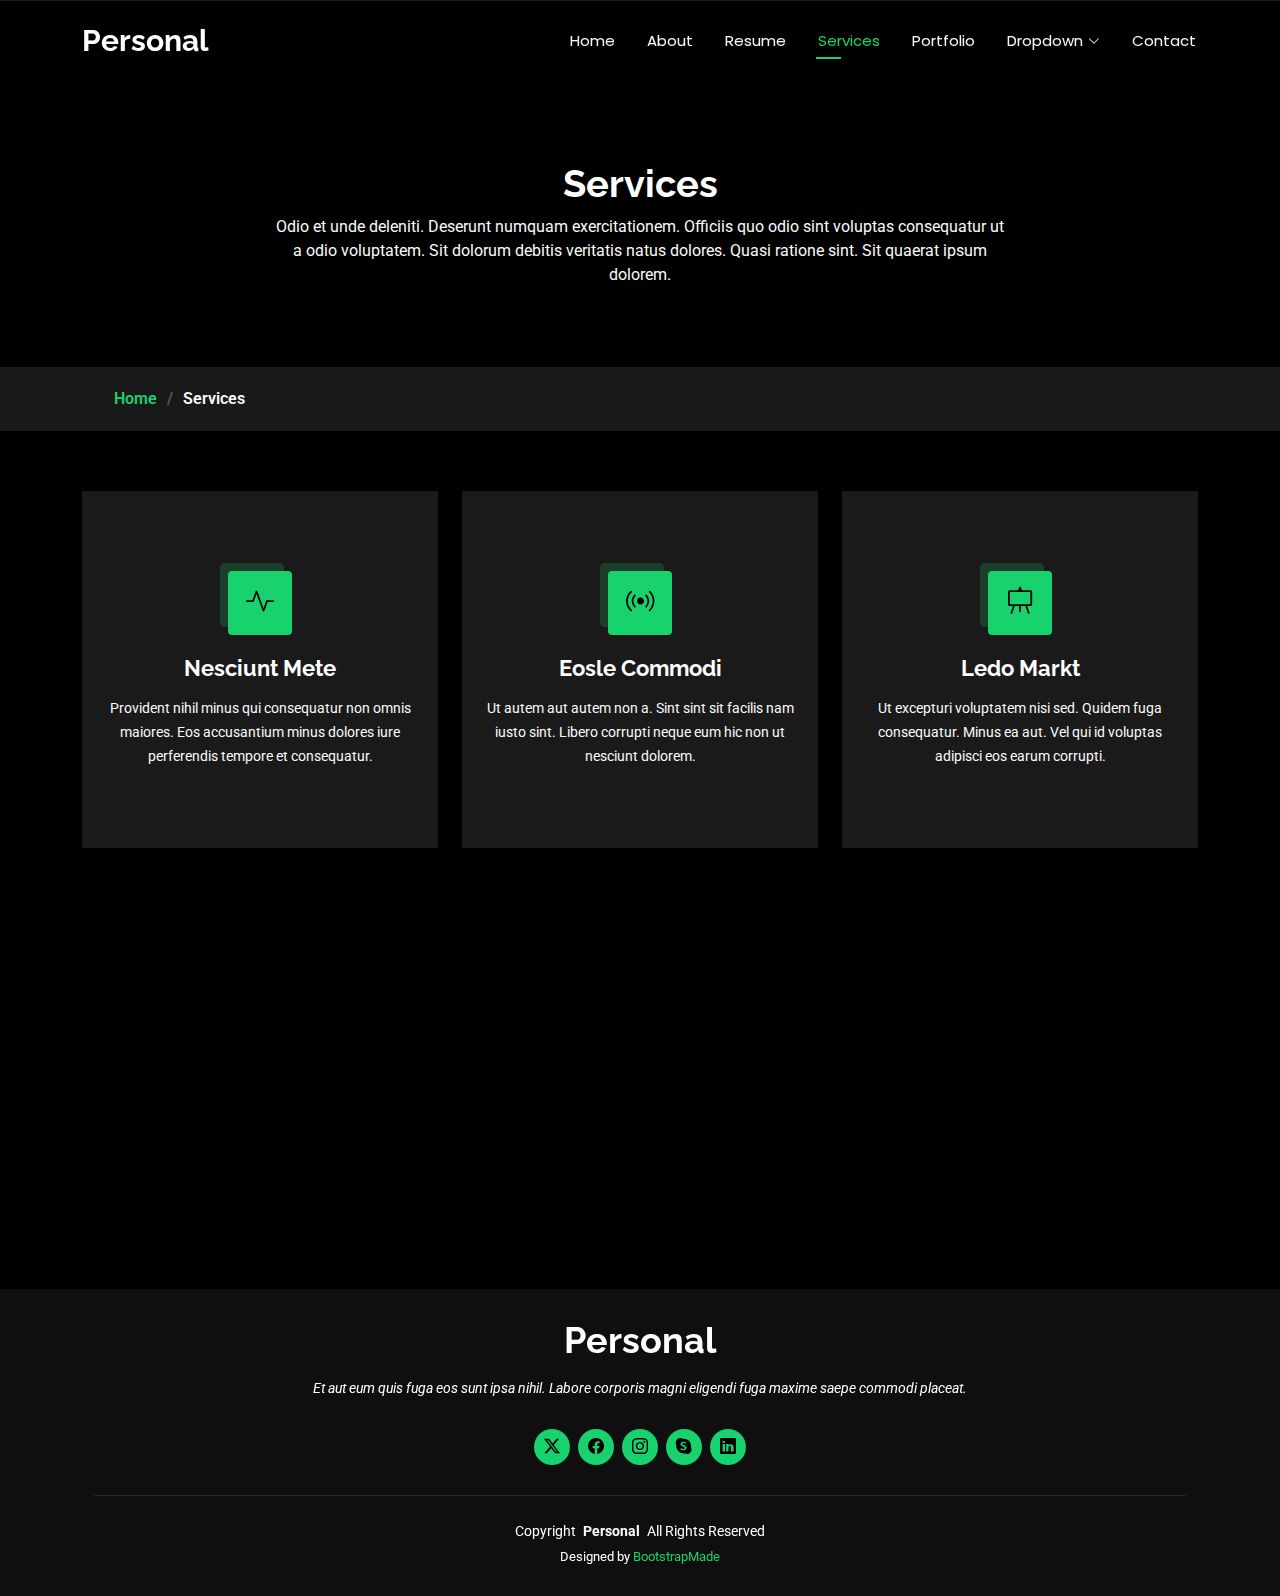
<file: services.html>
<!DOCTYPE html>
<html lang="en">

<head>
  <meta charset="utf-8">
  <meta content="width=device-width, initial-scale=1.0" name="viewport">
  <title>Services - Personal Bootstrap Template</title>
  <meta name="description" content="">
  <meta name="keywords" content="">

  <!-- Favicons -->
  <link href="assets/img/favicon.png" rel="icon">
  <link href="assets/img/apple-touch-icon.png" rel="apple-touch-icon">

  <!-- Fonts -->
  <link href="https://fonts.googleapis.com" rel="preconnect">
  <link href="https://fonts.gstatic.com" rel="preconnect" crossorigin>
  <link href="https://fonts.googleapis.com/css2?family=Roboto:ital,wght@0,100;0,300;0,400;0,500;0,700;0,900;1,100;1,300;1,400;1,500;1,700;1,900&family=Poppins:ital,wght@0,100;0,200;0,300;0,400;0,500;0,600;0,700;0,800;0,900;1,100;1,200;1,300;1,400;1,500;1,600;1,700;1,800;1,900&family=Raleway:ital,wght@0,100;0,200;0,300;0,400;0,500;0,600;0,700;0,800;0,900;1,100;1,200;1,300;1,400;1,500;1,600;1,700;1,800;1,900&display=swap" rel="stylesheet">

  <!-- Vendor CSS Files -->
  <link href="assets/vendor/bootstrap/css/bootstrap.min.css" rel="stylesheet">
  <link href="assets/vendor/bootstrap-icons/bootstrap-icons.css" rel="stylesheet">
  <link href="assets/vendor/aos/aos.css" rel="stylesheet">
  <link href="assets/vendor/swiper/swiper-bundle.min.css" rel="stylesheet">
  <link href="assets/vendor/glightbox/css/glightbox.min.css" rel="stylesheet">

  <!-- Main CSS File -->
  <link href="assets/css/main.css" rel="stylesheet">

  <!-- =======================================================
  * Template Name: Personal
  * Template URL: https://bootstrapmade.com/personal-free-resume-bootstrap-template/
  * Updated: Mar 05 2025 with Bootstrap v5.3.3
  * Author: BootstrapMade.com
  * License: https://bootstrapmade.com/license/
  ======================================================== -->
</head>

<body class="services-page">

  <header id="header" class="header d-flex align-items-center fixed-top">
    <div class="container-fluid container-xl position-relative d-flex align-items-center justify-content-between">

      <a href="index.html" class="logo d-flex align-items-center">
        <!-- Uncomment the line below if you also wish to use an image logo -->
        <!-- <img src="assets/img/logo.webp" alt=""> -->
        <h1 class="sitename">Personal</h1>
      </a>

      <nav id="navmenu" class="navmenu">
        <ul>
          <li><a href="index.html">Home</a></li>
          <li><a href="about.html">About</a></li>
          <li><a href="resume.html">Resume</a></li>
          <li><a href="services.html" class="active">Services</a></li>
          <li><a href="portfolio.html">Portfolio</a></li>
          <li class="dropdown"><a href="#"><span>Dropdown</span> <i class="bi bi-chevron-down toggle-dropdown"></i></a>
            <ul>
              <li><a href="#">Dropdown 1</a></li>
              <li class="dropdown"><a href="#"><span>Deep Dropdown</span> <i class="bi bi-chevron-down toggle-dropdown"></i></a>
                <ul>
                  <li><a href="#">Deep Dropdown 1</a></li>
                  <li><a href="#">Deep Dropdown 2</a></li>
                  <li><a href="#">Deep Dropdown 3</a></li>
                  <li><a href="#">Deep Dropdown 4</a></li>
                  <li><a href="#">Deep Dropdown 5</a></li>
                </ul>
              </li>
              <li><a href="#">Dropdown 2</a></li>
              <li><a href="#">Dropdown 3</a></li>
              <li><a href="#">Dropdown 4</a></li>
            </ul>
          </li>
          <li><a href="contact.html">Contact</a></li>
        </ul>
        <i class="mobile-nav-toggle d-xl-none bi bi-list"></i>
      </nav>

    </div>
  </header>

  <main class="main">

    <!-- Page Title -->
    <div class="page-title" data-aos="fade">
      <div class="heading">
        <div class="container">
          <div class="row d-flex justify-content-center text-center">
            <div class="col-lg-8">
              <h1>Services</h1>
              <p class="mb-0">Odio et unde deleniti. Deserunt numquam exercitationem. Officiis quo odio sint voluptas consequatur ut a odio voluptatem. Sit dolorum debitis veritatis natus dolores. Quasi ratione sint. Sit quaerat ipsum dolorem.</p>
            </div>
          </div>
        </div>
      </div>
      <nav class="breadcrumbs">
        <div class="container">
          <ol>
            <li><a href="index.html">Home</a></li>
            <li class="current">Services</li>
          </ol>
        </div>
      </nav>
    </div><!-- End Page Title -->

    <!-- Services Section -->
    <section id="services" class="services section">

      <div class="container">

        <div class="row gy-4">

          <div class="col-lg-4 col-md-6" data-aos="fade-up" data-aos-delay="100">
            <div class="service-item  position-relative">
              <div class="icon">
                <i class="bi bi-activity"></i>
              </div>
              <a href="service-details.html" class="stretched-link">
                <h3>Nesciunt Mete</h3>
              </a>
              <p>Provident nihil minus qui consequatur non omnis maiores. Eos accusantium minus dolores iure perferendis tempore et consequatur.</p>
            </div>
          </div><!-- End Service Item -->

          <div class="col-lg-4 col-md-6" data-aos="fade-up" data-aos-delay="200">
            <div class="service-item position-relative">
              <div class="icon">
                <i class="bi bi-broadcast"></i>
              </div>
              <a href="service-details.html" class="stretched-link">
                <h3>Eosle Commodi</h3>
              </a>
              <p>Ut autem aut autem non a. Sint sint sit facilis nam iusto sint. Libero corrupti neque eum hic non ut nesciunt dolorem.</p>
            </div>
          </div><!-- End Service Item -->

          <div class="col-lg-4 col-md-6" data-aos="fade-up" data-aos-delay="300">
            <div class="service-item position-relative">
              <div class="icon">
                <i class="bi bi-easel"></i>
              </div>
              <a href="service-details.html" class="stretched-link">
                <h3>Ledo Markt</h3>
              </a>
              <p>Ut excepturi voluptatem nisi sed. Quidem fuga consequatur. Minus ea aut. Vel qui id voluptas adipisci eos earum corrupti.</p>
            </div>
          </div><!-- End Service Item -->

          <div class="col-lg-4 col-md-6" data-aos="fade-up" data-aos-delay="400">
            <div class="service-item position-relative">
              <div class="icon">
                <i class="bi bi-bounding-box-circles"></i>
              </div>
              <a href="service-details.html" class="stretched-link">
                <h3>Asperiores Commodit</h3>
              </a>
              <p>Non et temporibus minus omnis sed dolor esse consequatur. Cupiditate sed error ea fuga sit provident adipisci neque.</p>
              <a href="service-details.html" class="stretched-link"></a>
            </div>
          </div><!-- End Service Item -->

          <div class="col-lg-4 col-md-6" data-aos="fade-up" data-aos-delay="500">
            <div class="service-item position-relative">
              <div class="icon">
                <i class="bi bi-calendar4-week"></i>
              </div>
              <a href="service-details.html" class="stretched-link">
                <h3>Velit Doloremque</h3>
              </a>
              <p>Cumque et suscipit saepe. Est maiores autem enim facilis ut aut ipsam corporis aut. Sed animi at autem alias eius labore.</p>
              <a href="service-details.html" class="stretched-link"></a>
            </div>
          </div><!-- End Service Item -->

          <div class="col-lg-4 col-md-6" data-aos="fade-up" data-aos-delay="600">
            <div class="service-item position-relative">
              <div class="icon">
                <i class="bi bi-chat-square-text"></i>
              </div>
              <a href="service-details.html" class="stretched-link">
                <h3>Dolori Architecto</h3>
              </a>
              <p>Hic molestias ea quibusdam eos. Fugiat enim doloremque aut neque non et debitis iure. Corrupti recusandae ducimus enim.</p>
              <a href="service-details.html" class="stretched-link"></a>
            </div>
          </div><!-- End Service Item -->

        </div>

      </div>

    </section><!-- /Services Section -->

  </main>

  <footer id="footer" class="footer dark-background">
    <div class="container">
      <h3 class="sitename">Personal</h3>
      <p>Et aut eum quis fuga eos sunt ipsa nihil. Labore corporis magni eligendi fuga maxime saepe commodi placeat.</p>
      <div class="social-links d-flex justify-content-center">
        <a href=""><i class="bi bi-twitter-x"></i></a>
        <a href=""><i class="bi bi-facebook"></i></a>
        <a href=""><i class="bi bi-instagram"></i></a>
        <a href=""><i class="bi bi-skype"></i></a>
        <a href=""><i class="bi bi-linkedin"></i></a>
      </div>
      <div class="container">
        <div class="copyright">
          <span>Copyright</span> <strong class="px-1 sitename">Personal</strong> <span>All Rights Reserved</span>
        </div>
        <div class="credits">
          <!-- All the links in the footer should remain intact. -->
          <!-- You can delete the links only if you've purchased the pro version. -->
          <!-- Licensing information: https://bootstrapmade.com/license/ -->
          <!-- Purchase the pro version with working PHP/AJAX contact form: [buy-url] -->
          Designed by <a href="https://bootstrapmade.com/">BootstrapMade</a>
        </div>
      </div>
    </div>
  </footer>

  <!-- Scroll Top -->
  <a href="#" id="scroll-top" class="scroll-top d-flex align-items-center justify-content-center"><i class="bi bi-arrow-up-short"></i></a>

  <!-- Preloader -->
  <div id="preloader"></div>

  <!-- Vendor JS Files -->
  <script src="assets/vendor/bootstrap/js/bootstrap.bundle.min.js"></script>
  <script src="assets/vendor/php-email-form/validate.js"></script>
  <script src="assets/vendor/aos/aos.js"></script>
  <script src="assets/vendor/typed.js/typed.umd.js"></script>
  <script src="assets/vendor/purecounter/purecounter_vanilla.js"></script>
  <script src="assets/vendor/waypoints/noframework.waypoints.js"></script>
  <script src="assets/vendor/swiper/swiper-bundle.min.js"></script>
  <script src="assets/vendor/glightbox/js/glightbox.min.js"></script>
  <script src="assets/vendor/imagesloaded/imagesloaded.pkgd.min.js"></script>
  <script src="assets/vendor/isotope-layout/isotope.pkgd.min.js"></script>

  <!-- Main JS File -->
  <script src="assets/js/main.js"></script>

</body>

</html>
</file>
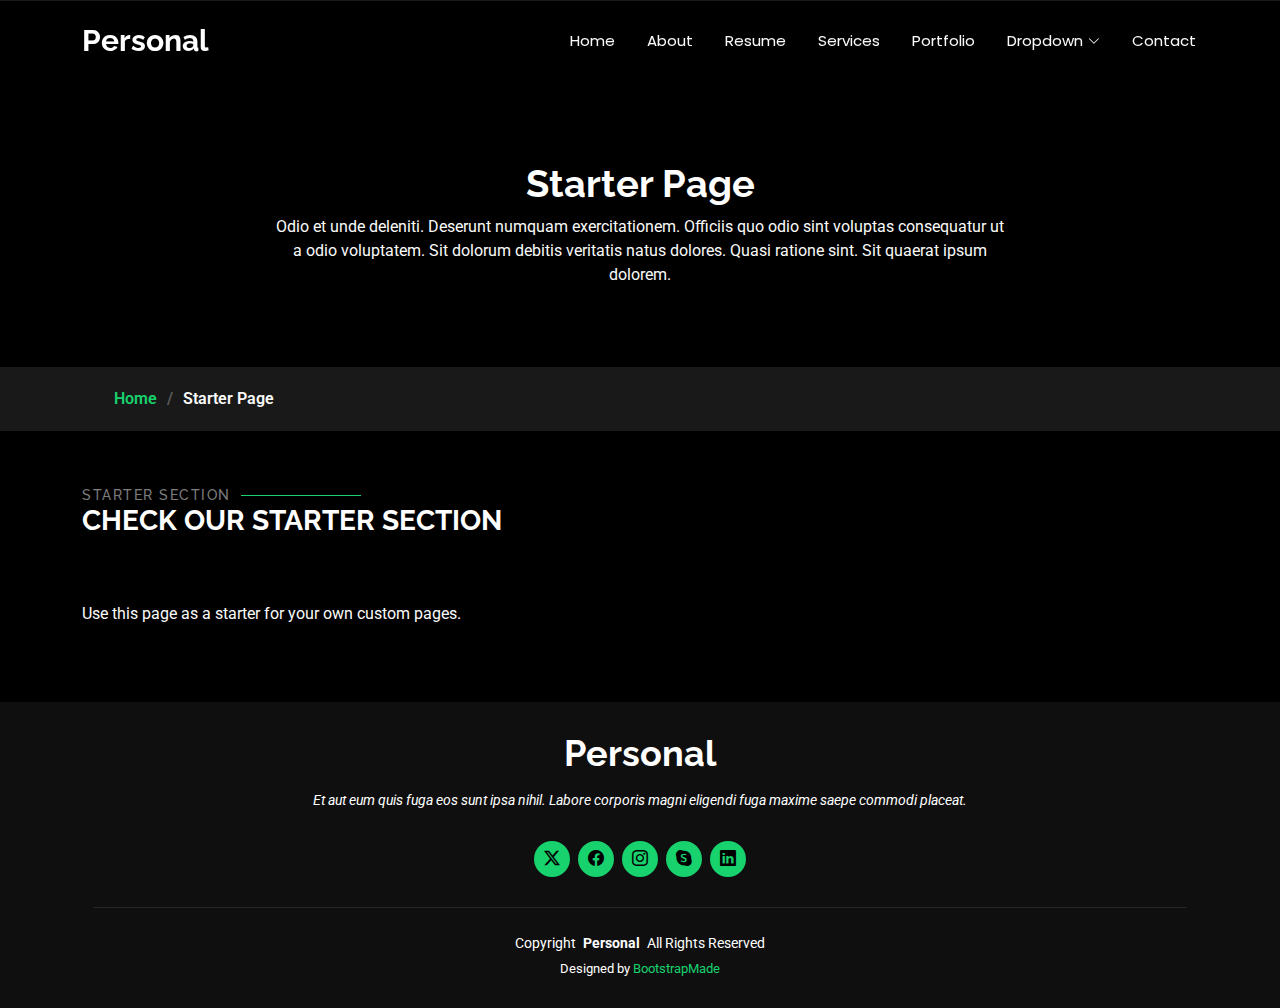
<file: starter-page.html>
<!DOCTYPE html>
<html lang="en">

<head>
  <meta charset="utf-8">
  <meta content="width=device-width, initial-scale=1.0" name="viewport">
  <title>Starter Page - Personal Bootstrap Template</title>
  <meta name="description" content="">
  <meta name="keywords" content="">

  <!-- Favicons -->
  <link href="assets/img/favicon.png" rel="icon">
  <link href="assets/img/apple-touch-icon.png" rel="apple-touch-icon">

  <!-- Fonts -->
  <link href="https://fonts.googleapis.com" rel="preconnect">
  <link href="https://fonts.gstatic.com" rel="preconnect" crossorigin>
  <link href="https://fonts.googleapis.com/css2?family=Roboto:ital,wght@0,100;0,300;0,400;0,500;0,700;0,900;1,100;1,300;1,400;1,500;1,700;1,900&family=Poppins:ital,wght@0,100;0,200;0,300;0,400;0,500;0,600;0,700;0,800;0,900;1,100;1,200;1,300;1,400;1,500;1,600;1,700;1,800;1,900&family=Raleway:ital,wght@0,100;0,200;0,300;0,400;0,500;0,600;0,700;0,800;0,900;1,100;1,200;1,300;1,400;1,500;1,600;1,700;1,800;1,900&display=swap" rel="stylesheet">

  <!-- Vendor CSS Files -->
  <link href="assets/vendor/bootstrap/css/bootstrap.min.css" rel="stylesheet">
  <link href="assets/vendor/bootstrap-icons/bootstrap-icons.css" rel="stylesheet">
  <link href="assets/vendor/aos/aos.css" rel="stylesheet">
  <link href="assets/vendor/swiper/swiper-bundle.min.css" rel="stylesheet">
  <link href="assets/vendor/glightbox/css/glightbox.min.css" rel="stylesheet">

  <!-- Main CSS File -->
  <link href="assets/css/main.css" rel="stylesheet">

  <!-- =======================================================
  * Template Name: Personal
  * Template URL: https://bootstrapmade.com/personal-free-resume-bootstrap-template/
  * Updated: Mar 05 2025 with Bootstrap v5.3.3
  * Author: BootstrapMade.com
  * License: https://bootstrapmade.com/license/
  ======================================================== -->
</head>

<body class="starter-page-page">

  <header id="header" class="header d-flex align-items-center fixed-top">
    <div class="container-fluid container-xl position-relative d-flex align-items-center justify-content-between">

      <a href="index.html" class="logo d-flex align-items-center">
        <!-- Uncomment the line below if you also wish to use an image logo -->
        <!-- <img src="assets/img/logo.webp" alt=""> -->
        <h1 class="sitename">Personal</h1>
      </a>

      <nav id="navmenu" class="navmenu">
        <ul>
          <li><a href="index.html">Home</a></li>
          <li><a href="about.html">About</a></li>
          <li><a href="resume.html">Resume</a></li>
          <li><a href="services.html">Services</a></li>
          <li><a href="portfolio.html">Portfolio</a></li>
          <li class="dropdown"><a href="#"><span>Dropdown</span> <i class="bi bi-chevron-down toggle-dropdown"></i></a>
            <ul>
              <li><a href="#">Dropdown 1</a></li>
              <li class="dropdown"><a href="#"><span>Deep Dropdown</span> <i class="bi bi-chevron-down toggle-dropdown"></i></a>
                <ul>
                  <li><a href="#">Deep Dropdown 1</a></li>
                  <li><a href="#">Deep Dropdown 2</a></li>
                  <li><a href="#">Deep Dropdown 3</a></li>
                  <li><a href="#">Deep Dropdown 4</a></li>
                  <li><a href="#">Deep Dropdown 5</a></li>
                </ul>
              </li>
              <li><a href="#">Dropdown 2</a></li>
              <li><a href="#">Dropdown 3</a></li>
              <li><a href="#">Dropdown 4</a></li>
            </ul>
          </li>
          <li><a href="contact.html">Contact</a></li>
        </ul>
        <i class="mobile-nav-toggle d-xl-none bi bi-list"></i>
      </nav>

    </div>
  </header>

  <main class="main">

    <!-- Page Title -->
    <div class="page-title" data-aos="fade">
      <div class="heading">
        <div class="container">
          <div class="row d-flex justify-content-center text-center">
            <div class="col-lg-8">
              <h1>Starter Page</h1>
              <p class="mb-0">Odio et unde deleniti. Deserunt numquam exercitationem. Officiis quo odio sint voluptas consequatur ut a odio voluptatem. Sit dolorum debitis veritatis natus dolores. Quasi ratione sint. Sit quaerat ipsum dolorem.</p>
            </div>
          </div>
        </div>
      </div>
      <nav class="breadcrumbs">
        <div class="container">
          <ol>
            <li><a href="index.html">Home</a></li>
            <li class="current">Starter Page</li>
          </ol>
        </div>
      </nav>
    </div><!-- End Page Title -->

    <!-- Starter Section Section -->
    <section id="starter-section" class="starter-section section">

      <!-- Section Title -->
      <div class="container section-title" data-aos="fade-up">
        <h2>Starter Section</h2>
        <div><span>Check Our</span> <span class="description-title">Starter Section</span></div>
      </div><!-- End Section Title -->

      <div class="container" data-aos="fade-up">
        <p>Use this page as a starter for your own custom pages.</p>
      </div>

    </section><!-- /Starter Section Section -->

  </main>

  <footer id="footer" class="footer dark-background">
    <div class="container">
      <h3 class="sitename">Personal</h3>
      <p>Et aut eum quis fuga eos sunt ipsa nihil. Labore corporis magni eligendi fuga maxime saepe commodi placeat.</p>
      <div class="social-links d-flex justify-content-center">
        <a href=""><i class="bi bi-twitter-x"></i></a>
        <a href=""><i class="bi bi-facebook"></i></a>
        <a href=""><i class="bi bi-instagram"></i></a>
        <a href=""><i class="bi bi-skype"></i></a>
        <a href=""><i class="bi bi-linkedin"></i></a>
      </div>
      <div class="container">
        <div class="copyright">
          <span>Copyright</span> <strong class="px-1 sitename">Personal</strong> <span>All Rights Reserved</span>
        </div>
        <div class="credits">
          <!-- All the links in the footer should remain intact. -->
          <!-- You can delete the links only if you've purchased the pro version. -->
          <!-- Licensing information: https://bootstrapmade.com/license/ -->
          <!-- Purchase the pro version with working PHP/AJAX contact form: [buy-url] -->
          Designed by <a href="https://bootstrapmade.com/">BootstrapMade</a>
        </div>
      </div>
    </div>
  </footer>

  <!-- Scroll Top -->
  <a href="#" id="scroll-top" class="scroll-top d-flex align-items-center justify-content-center"><i class="bi bi-arrow-up-short"></i></a>

  <!-- Preloader -->
  <div id="preloader"></div>

  <!-- Vendor JS Files -->
  <script src="assets/vendor/bootstrap/js/bootstrap.bundle.min.js"></script>
  <script src="assets/vendor/php-email-form/validate.js"></script>
  <script src="assets/vendor/aos/aos.js"></script>
  <script src="assets/vendor/typed.js/typed.umd.js"></script>
  <script src="assets/vendor/purecounter/purecounter_vanilla.js"></script>
  <script src="assets/vendor/waypoints/noframework.waypoints.js"></script>
  <script src="assets/vendor/swiper/swiper-bundle.min.js"></script>
  <script src="assets/vendor/glightbox/js/glightbox.min.js"></script>
  <script src="assets/vendor/imagesloaded/imagesloaded.pkgd.min.js"></script>
  <script src="assets/vendor/isotope-layout/isotope.pkgd.min.js"></script>

  <!-- Main JS File -->
  <script src="assets/js/main.js"></script>

</body>

</html>
</file>
<file: assets/css/main.css>
/**
* Template Name: Personal
* Template URL: https://bootstrapmade.com/personal-free-resume-bootstrap-template/
* Updated: Mar 05 2025 with Bootstrap v5.3.3
* Author: BootstrapMade.com
* License: https://bootstrapmade.com/license/
*/

/*--------------------------------------------------------------
# Font & Color Variables
# Help: https://bootstrapmade.com/color-system/
--------------------------------------------------------------*/
/* Fonts */
:root {
  --default-font: "Roboto",  system-ui, -apple-system, "Segoe UI", Roboto, "Helvetica Neue", Arial, "Noto Sans", "Liberation Sans", sans-serif, "Apple Color Emoji", "Segoe UI Emoji", "Segoe UI Symbol", "Noto Color Emoji";
  --heading-font: "Raleway",  sans-serif;
  --nav-font: "Poppins",  sans-serif;
}

/* Global Colors - The following color variables are used throughout the website. Updating them here will change the color scheme of the entire website */
:root { 
  --background-color: #000000; /* Background color for the entire website, including individual sections */
  --default-color: #fafafa; /* Default color used for the majority of the text content across the entire website */
  --heading-color: #ffffff; /* Color for headings, subheadings and title throughout the website */
  --accent-color: #18d26e; /* Accent color that represents your brand on the website. It's used for buttons, links, and other elements that need to stand out */
  --surface-color: #1a1a1a; /* The surface color is used as a background of boxed elements within sections, such as cards, icon boxes, or other elements that require a visual separation from the global background. */
  --contrast-color: #000000; /* Contrast color for text, ensuring readability against backgrounds of accent, heading, or default colors. */
}

/* Nav Menu Colors - The following color variables are used specifically for the navigation menu. They are separate from the global colors to allow for more customization options */
:root {
  --nav-color: #fafafa;  /* The default color of the main navmenu links */
  --nav-hover-color: #18d26e; /* Applied to main navmenu links when they are hovered over or active */
  --nav-mobile-background-color: #1a1a1a; /* Used as the background color for mobile navigation menu */
  --nav-dropdown-background-color: #1a1a1a; /* Used as the background color for dropdown items that appear when hovering over primary navigation items */
  --nav-dropdown-color: #fafafa; /* Used for navigation links of the dropdown items in the navigation menu. */
  --nav-dropdown-hover-color: #18d26e; /* Similar to --nav-hover-color, this color is applied to dropdown navigation links when they are hovered over. */
}

/* Color Presets - These classes override global colors when applied to any section or element, providing reuse of the sam color scheme. */

.light-background {
  --background-color: #1a1a1a;
  --surface-color: #343434;
}

.dark-background {
  --background-color: rgba(15, 15, 15, 0.975);
  --default-color: #ffffff;
  --heading-color: #ffffff;
  --surface-color: #292929f9;
  --contrast-color: #000000;
}

/* Smooth scroll */
:root {
  scroll-behavior: smooth;
}

/*--------------------------------------------------------------
# General Styling & Shared Classes
--------------------------------------------------------------*/
body {
  color: var(--default-color);
  background-color: var(--background-color);
  font-family: var(--default-font);
}

a {
  color: var(--accent-color);
  text-decoration: none;
  transition: 0.3s;
}

a:hover {
  color: color-mix(in srgb, var(--accent-color), transparent 25%);
  text-decoration: none;
}

h1,
h2,
h3,
h4,
h5,
h6 {
  color: var(--heading-color);
  font-family: var(--heading-font);
}

/* PHP Email Form Messages
------------------------------*/
.php-email-form .error-message {
  display: none;
  background: #df1529;
  color: #ffffff;
  text-align: left;
  padding: 15px;
  margin-bottom: 24px;
  font-weight: 600;
}

.php-email-form .sent-message {
  display: none;
  color: #ffffff;
  background: #059652;
  text-align: center;
  padding: 15px;
  margin-bottom: 24px;
  font-weight: 600;
}

.php-email-form .loading {
  display: none;
  background: var(--surface-color);
  text-align: center;
  padding: 15px;
  margin-bottom: 24px;
}

.php-email-form .loading:before {
  content: "";
  display: inline-block;
  border-radius: 50%;
  width: 24px;
  height: 24px;
  margin: 0 10px -6px 0;
  border: 3px solid var(--accent-color);
  border-top-color: var(--surface-color);
  animation: php-email-form-loading 1s linear infinite;
}

@keyframes php-email-form-loading {
  0% {
    transform: rotate(0deg);
  }

  100% {
    transform: rotate(360deg);
  }
}

/*--------------------------------------------------------------
# Global Header
--------------------------------------------------------------*/
.header {
  --background-color: rgba(0, 0, 0, 0);
  color: var(--default-color);
  background-color: var(--background-color);
  padding: 15px 0;
  transition: all 0.5s;
  z-index: 997;
}

.header .logo {
  line-height: 1;
}

.header .logo img {
  max-height: 32px;
  margin-right: 8px;
}

.header .logo h1 {
  font-size: 30px;
  margin: 0;
  font-weight: 700;
  color: var(--heading-color);
}

.scrolled .header {
  box-shadow: 0px 0 18px rgba(0, 0, 0, 0.1);
}

/* Global Header on Scroll
------------------------------*/
.scrolled .header {
  --background-color: rgba(0, 0, 0, 0.8);
}

/*--------------------------------------------------------------
# Navigation Menu
--------------------------------------------------------------*/
/* Desktop Navigation */
@media (min-width: 1200px) {
  .navmenu {
    padding: 0;
  }

  .navmenu ul {
    margin: 0;
    padding: 0;
    display: flex;
    list-style: none;
    align-items: center;
  }

  .navmenu li {
    position: relative;
  }

  .navmenu>ul>li {
    white-space: nowrap;
    padding: 15px 14px;
  }

  .navmenu>ul>li:last-child {
    padding-right: 0;
  }

  .navmenu a,
  .navmenu a:focus {
    color: var(--nav-color);
    font-size: 15px;
    padding: 0 2px;
    font-family: var(--nav-font);
    font-weight: 400;
    display: flex;
    align-items: center;
    justify-content: space-between;
    white-space: nowrap;
    transition: 0.3s;
    position: relative;
  }

  .navmenu a i,
  .navmenu a:focus i {
    font-size: 12px;
    line-height: 0;
    margin-left: 5px;
    transition: 0.3s;
  }

  .navmenu>ul>li>a:before {
    content: "";
    position: absolute;
    height: 2px;
    bottom: -6px;
    left: 0;
    background-color: var(--nav-hover-color);
    visibility: hidden;
    width: 0px;
    transition: all 0.3s ease-in-out 0s;
  }

  .navmenu a:hover:before,
  .navmenu li:hover>a:before,
  .navmenu .active:before {
    visibility: visible;
    width: 25px;
  }

  .navmenu li:hover>a,
  .navmenu .active,
  .navmenu .active:focus {
    color: var(--nav-hover-color);
  }

  .navmenu .dropdown ul {
    margin: 0;
    padding: 10px 0;
    background: var(--nav-dropdown-background-color);
    display: block;
    position: absolute;
    visibility: hidden;
    left: 14px;
    top: 130%;
    opacity: 0;
    transition: 0.3s;
    border-radius: 4px;
    z-index: 99;
    box-shadow: 0px 0px 30px rgba(0, 0, 0, 0.1);
  }

  .navmenu .dropdown ul li {
    min-width: 200px;
  }

  .navmenu .dropdown ul a {
    padding: 10px 20px;
    font-size: 15px;
    text-transform: none;
    color: var(--nav-dropdown-color);
  }

  .navmenu .dropdown ul a i {
    font-size: 12px;
  }

  .navmenu .dropdown ul a:hover,
  .navmenu .dropdown ul .active:hover,
  .navmenu .dropdown ul li:hover>a {
    color: var(--nav-dropdown-hover-color);
  }

  .navmenu .dropdown:hover>ul {
    opacity: 1;
    top: 100%;
    visibility: visible;
  }

  .navmenu .dropdown .dropdown ul {
    top: 0;
    left: -90%;
    visibility: hidden;
  }

  .navmenu .dropdown .dropdown:hover>ul {
    opacity: 1;
    top: 0;
    left: -100%;
    visibility: visible;
  }
}

/* Mobile Navigation */
@media (max-width: 1199px) {
  .mobile-nav-toggle {
    color: var(--nav-color);
    font-size: 28px;
    line-height: 0;
    margin-right: 10px;
    cursor: pointer;
    transition: color 0.3s;
  }

  .navmenu {
    padding: 0;
    z-index: 9997;
  }

  .navmenu ul {
    display: none;
    list-style: none;
    position: absolute;
    inset: 60px 20px 20px 20px;
    padding: 10px 0;
    margin: 0;
    border-radius: 6px;
    background-color: var(--nav-mobile-background-color);
    border: 1px solid color-mix(in srgb, var(--default-color), transparent 90%);
    box-shadow: none;
    overflow-y: auto;
    transition: 0.3s;
    z-index: 9998;
  }

  .navmenu a,
  .navmenu a:focus {
    color: var(--nav-dropdown-color);
    padding: 10px 20px;
    font-family: var(--nav-font);
    font-size: 17px;
    font-weight: 500;
    display: flex;
    align-items: center;
    justify-content: space-between;
    white-space: nowrap;
    transition: 0.3s;
  }

  .navmenu a i,
  .navmenu a:focus i {
    font-size: 12px;
    line-height: 0;
    margin-left: 5px;
    width: 30px;
    height: 30px;
    display: flex;
    align-items: center;
    justify-content: center;
    border-radius: 50%;
    transition: 0.3s;
    background-color: color-mix(in srgb, var(--accent-color), transparent 90%);
  }

  .navmenu a i:hover,
  .navmenu a:focus i:hover {
    background-color: var(--accent-color);
    color: var(--contrast-color);
  }

  .navmenu a:hover,
  .navmenu .active,
  .navmenu .active:focus {
    color: var(--nav-dropdown-hover-color);
  }

  .navmenu .active i,
  .navmenu .active:focus i {
    background-color: var(--accent-color);
    color: var(--contrast-color);
    transform: rotate(180deg);
  }

  .navmenu .dropdown ul {
    position: static;
    display: none;
    z-index: 99;
    padding: 10px 0;
    margin: 10px 20px;
    background-color: var(--nav-dropdown-background-color);
    transition: all 0.5s ease-in-out;
  }

  .navmenu .dropdown ul ul {
    background-color: rgba(33, 37, 41, 0.1);
  }

  .navmenu .dropdown>.dropdown-active {
    display: block;
    background-color: rgba(33, 37, 41, 0.03);
  }

  .mobile-nav-active {
    overflow: hidden;
  }

  .mobile-nav-active .mobile-nav-toggle {
    color: #fff;
    position: absolute;
    font-size: 32px;
    top: 15px;
    right: 15px;
    margin-right: 0;
    z-index: 9999;
  }

  .mobile-nav-active .navmenu {
    position: fixed;
    overflow: hidden;
    inset: 0;
    background: rgba(33, 37, 41, 0.8);
    transition: 0.3s;
  }

  .mobile-nav-active .navmenu>ul {
    display: block;
  }
}

/*--------------------------------------------------------------
# Global Footer
--------------------------------------------------------------*/
.footer {
  color: var(--default-color);
  background-color: var(--background-color);
  font-size: 14px;
  text-align: center;
  padding: 30px 0;
  position: relative;
}

.footer h3 {
  font-size: 36px;
  font-weight: 700;
  position: relative;
  padding: 0;
  margin: 0 0 15px 0;
}

.footer p {
  font-size: 15;
  font-style: italic;
  padding: 0;
  margin: 0 0 30px 0;
}

.footer .social-links {
  margin: 0 0 30px 0;
}

.footer .social-links a {
  font-size: 16px;
  display: flex;
  align-items: center;
  justify-content: center;
  background: var(--accent-color);
  color: var(--contrast-color);
  line-height: 1;
  margin: 0 4px;
  border-radius: 50%;
  text-align: center;
  width: 36px;
  height: 36px;
  transition: 0.3s;
}

.footer .social-links a:hover {
  background: color-mix(in srgb, var(--accent-color), transparent 20%);
  text-decoration: none;
}

.footer .copyright {
  padding-top: 25px;
  border-top: 1px solid color-mix(in srgb, var(--default-color), transparent 90%);
}

.footer .credits {
  font-size: 13px;
  padding-top: 5px;
}

/*--------------------------------------------------------------
# Preloader
--------------------------------------------------------------*/
#preloader {
  position: fixed;
  inset: 0;
  z-index: 999999;
  overflow: hidden;
  background: var(--background-color);
  transition: all 0.6s ease-out;
}

#preloader:before {
  content: "";
  position: fixed;
  top: calc(50% - 30px);
  left: calc(50% - 30px);
  border: 6px solid #ffffff;
  border-color: var(--accent-color) transparent var(--accent-color) transparent;
  border-radius: 50%;
  width: 60px;
  height: 60px;
  animation: animate-preloader 1.5s linear infinite;
}

@keyframes animate-preloader {
  0% {
    transform: rotate(0deg);
  }

  100% {
    transform: rotate(360deg);
  }
}

/*--------------------------------------------------------------
# Scroll Top Button
--------------------------------------------------------------*/
.scroll-top {
  position: fixed;
  visibility: hidden;
  opacity: 0;
  right: 15px;
  bottom: -15px;
  z-index: 99999;
  background-color: var(--accent-color);
  width: 44px;
  height: 44px;
  border-radius: 50px;
  transition: all 0.4s;
}

.scroll-top i {
  font-size: 24px;
  color: var(--contrast-color);
  line-height: 0;
}

.scroll-top:hover {
  background-color: color-mix(in srgb, var(--accent-color), transparent 20%);
  color: var(--contrast-color);
}

.scroll-top.active {
  visibility: visible;
  opacity: 1;
  bottom: 15px;
}

/*--------------------------------------------------------------
# Disable aos animation delay on mobile devices
--------------------------------------------------------------*/
@media screen and (max-width: 768px) {
  [data-aos-delay] {
    transition-delay: 0 !important;
  }
}

/*--------------------------------------------------------------
# Global Page Titles & Breadcrumbs
--------------------------------------------------------------*/
.page-title {
  color: var(--default-color);
  background-color: var(--background-color);
  position: relative;
}

.page-title .heading {
  padding: 160px 0 80px 0;
  border-top: 1px solid color-mix(in srgb, var(--default-color), transparent 90%);
}

.page-title .heading h1 {
  font-size: 38px;
  font-weight: 700;
}

.page-title nav {
  background-color: color-mix(in srgb, var(--default-color), transparent 90%);
  padding: 20px 0;
}

.page-title nav ol {
  display: flex;
  flex-wrap: wrap;
  list-style: none;
  margin: 0;
  font-size: 16px;
  font-weight: 600;
}

.page-title nav ol li+li {
  padding-left: 10px;
}

.page-title nav ol li+li::before {
  content: "/";
  display: inline-block;
  padding-right: 10px;
  color: color-mix(in srgb, var(--default-color), transparent 70%);
}

/*--------------------------------------------------------------
# Global Sections
--------------------------------------------------------------*/
section,
.section {
  color: var(--default-color);
  background-color: var(--background-color);
  padding: 60px 0;
  scroll-margin-top: 100px;
  overflow: clip;
}

@media (max-width: 1199px) {

  section,
  .section {
    scroll-margin-top: 66px;
  }
}

/*--------------------------------------------------------------
# Global Section Titles
--------------------------------------------------------------*/
.section-title {
  padding-bottom: 60px;
  position: relative;
}

.section-title h2 {
  font-size: 14px;
  font-weight: 500;
  padding: 0;
  line-height: 1px;
  margin: 0;
  letter-spacing: 1.5px;
  text-transform: uppercase;
  color: color-mix(in srgb, var(--default-color), transparent 50%);
  position: relative;
}

.section-title h2::after {
  content: "";
  width: 120px;
  height: 1px;
  display: inline-block;
  background: var(--accent-color);
  margin: 4px 10px;
}

.section-title div {
  color: var(--heading-color);
  margin: 0;
  margin: 0;
  font-size: 28px;
  font-weight: 700;
  text-transform: uppercase;
  font-family: var(--heading-font);
}

/*--------------------------------------------------------------
# Hero Section
--------------------------------------------------------------*/
.hero {
  width: 100%;
  min-height: 100vh;
  position: relative;
  padding: 80px 0;
  display: flex;
  align-items: center;
  justify-content: center;
}

.hero img {
  position: absolute;
  inset: 0;
  display: block;
  width: 100%;
  height: 100%;
  object-fit: cover;
  z-index: 1;
}

.hero .container {
  position: relative;
  z-index: 3;
}

.hero h2 {
  margin: 0;
  font-size: 64px;
  font-weight: 700;
}

.hero p {
  margin: 5px 0 0 0;
  font-size: 26px;
}

.hero p span {
  letter-spacing: 1px;
  border-bottom: 2px solid var(--accent-color);
}

.hero .social-links {
  margin-top: 25px;
}

.hero .social-links a {
  background-color: color-mix(in srgb, var(--default-color), transparent 90%);
  color: var(--default-color);
  font-size: 14px;
  width: 40px;
  height: 40px;
  border-radius: 50px;
  display: inline-flex;
  align-items: center;
  justify-content: center;
  margin-right: 20px;
  transition: 0.3s;
}

.hero .social-links a:hover {
  background-color: var(--accent-color);
}

@media (max-width: 768px) {
  .hero h2 {
    font-size: 32px;
  }

  .hero p {
    font-size: 20px;
  }
}

/*--------------------------------------------------------------
# About Section
--------------------------------------------------------------*/
.about .content h2 {
  font-weight: 700;
  font-size: 24px;
}

.about .content ul {
  list-style: none;
  padding: 0;
}

.about .content ul li {
  margin-bottom: 20px;
  display: flex;
  align-items: center;
}

.about .content ul strong {
  margin-right: 10px;
}

.about .content ul i {
  font-size: 16px;
  margin-right: 5px;
  color: var(--accent-color);
  line-height: 0;
}

/*--------------------------------------------------------------
# Stats Section
--------------------------------------------------------------*/
.stats i {
  background-color: var(--surface-color);
  color: var(--accent-color);
  box-shadow: 0px 2px 25px rgba(0, 0, 0, 0.1);
  width: 54px;
  height: 54px;
  font-size: 24px;
  border-radius: 50px;
  border: 2px solid var(--background-color);
  display: inline-flex;
  align-items: center;
  justify-content: center;
  position: relative;
  z-index: 1;
}

.stats .stats-item {
  background-color: var(--surface-color);
  margin-top: -27px;
  padding: 30px 30px 25px 30px;
  width: 100%;
  position: relative;
  text-align: center;
  box-shadow: 0px 2px 35px rgba(0, 0, 0, 0.1);
  border-radius: 4px;
  z-index: 0;
}

.stats .stats-item span {
  font-size: 36px;
  display: block;
  font-weight: 700;
  color: color-mix(in srgb, var(--default-color), transparent 20%);
}

.stats .stats-item p {
  padding: 0;
  margin: 0;
  font-family: var(--heading-font);
  font-size: 16px;
}

/*--------------------------------------------------------------
# Skills Section
--------------------------------------------------------------*/
.skills .progress {
  height: 60px;
  display: block;
  background: none;
  border-radius: 0;
}

.skills .progress .skill {
  color: var(--heading-color);
  padding: 0;
  margin: 0 0 6px 0;
  text-transform: uppercase;
  display: block;
  font-weight: 600;
  font-family: var(--heading-font);
}

.skills .progress .skill .val {
  float: right;
  font-style: normal;
}

.skills .progress-bar-wrap {
  background: color-mix(in srgb, var(--default-color), transparent 90%);
  height: 10px;
}

.skills .progress-bar {
  width: 1px;
  height: 10px;
  transition: 0.9s;
  background-color: var(--accent-color);
}

/*--------------------------------------------------------------
# Interests Section
--------------------------------------------------------------*/
.interests .features-item {
  background-color: var(--surface-color);
  display: flex;
  align-items: center;
  padding: 20px;
  transition: 0.3s;
  border: 1px solid color-mix(in srgb, var(--default-color), transparent 90%);
  position: relative;
}

.interests .features-item i {
  font-size: 32px;
  padding-right: 10px;
  line-height: 0;
}

.interests .features-item h3 {
  font-weight: 700;
  margin: 0;
  padding: 0;
  line-height: 1;
  font-size: 16px;
}

.interests .features-item h3 a {
  color: var(--heading-color);
  transition: 0.3s;
}

.interests .features-item:hover {
  border-color: var(--accent-color);
}

.interests .features-item:hover h3 a {
  color: var(--accent-color);
}

/*--------------------------------------------------------------
# Testimonials Section
--------------------------------------------------------------*/
.testimonials .testimonials-carousel,
.testimonials .testimonials-slider {
  overflow: hidden;
}

.testimonials .testimonial-item {
  box-sizing: content-box;
  min-height: 320px;
}

.testimonials .testimonial-item .testimonial-img {
  width: 90px;
  border-radius: 50%;
  margin: -40px 0 0 40px;
  position: relative;
  z-index: 2;
  border: 6px solid var(--background-color);
}

.testimonials .testimonial-item h3 {
  font-size: 18px;
  font-weight: bold;
  margin: 10px 0 5px 45px;
}

.testimonials .testimonial-item h4 {
  font-size: 14px;
  color: color-mix(in srgb, var(--default-color), transparent 20%);
  margin: 0 0 0 45px;
}

.testimonials .testimonial-item .quote-icon-left,
.testimonials .testimonial-item .quote-icon-right {
  color: color-mix(in srgb, var(--accent-color), transparent 50%);
  font-size: 26px;
  line-height: 0;
}

.testimonials .testimonial-item .quote-icon-left {
  display: inline-block;
  left: -5px;
  position: relative;
}

.testimonials .testimonial-item .quote-icon-right {
  display: inline-block;
  right: -5px;
  position: relative;
  top: 10px;
  transform: scale(-1, -1);
}

.testimonials .testimonial-item p {
  font-style: italic;
  margin: 0 15px 0 15px;
  padding: 20px 20px 60px 20px;
  background: var(--surface-color);
  border-radius: 6px;
  position: relative;
  z-index: 1;
}

.testimonials .swiper-wrapper {
  height: auto;
}

.testimonials .swiper-pagination {
  margin-top: 20px;
  position: relative;
}

.testimonials .swiper-pagination .swiper-pagination-bullet {
  width: 12px;
  height: 12px;
  background-color: var(--background-color);
  opacity: 1;
  border: 1px solid var(--accent-color);
}

.testimonials .swiper-pagination .swiper-pagination-bullet-active {
  background-color: var(--accent-color);
}

/*--------------------------------------------------------------
# Resume Section
--------------------------------------------------------------*/
.resume .resume-title {
  color: var(--heading-color);
  font-size: 26px;
  font-weight: 700;
  margin-top: 20px;
  margin-bottom: 20px;
}

.resume .resume-item {
  padding: 0 0 20px 20px;
  margin-top: -2px;
  border-left: 2px solid var(--accent-color);
  position: relative;
}

.resume .resume-item h4 {
  line-height: 18px;
  font-size: 18px;
  font-weight: 600;
  text-transform: uppercase;
  color: color-mix(in srgb, var(--default-color), transparent 20%);
  margin-bottom: 10px;
}

.resume .resume-item h5 {
  font-size: 16px;
  padding: 5px 15px;
  display: inline-block;
  font-weight: 600;
  margin-bottom: 10px;
}

.resume .resume-item ul {
  padding-left: 20px;
}

.resume .resume-item ul li {
  padding-bottom: 10px;
}

.resume .resume-item:last-child {
  padding-bottom: 0;
}

.resume .resume-item::before {
  content: "";
  position: absolute;
  width: 16px;
  height: 16px;
  border-radius: 50px;
  left: -9px;
  top: 0;
  background: var(--background-color);
  border: 2px solid var(--accent-color);
}

/*--------------------------------------------------------------
# Services Section
--------------------------------------------------------------*/
.services .service-item {
  background-color: var(--surface-color);
  text-align: center;
  padding: 80px 20px;
  transition: all ease-in-out 0.3s;
  height: 100%;
}

.services .service-item .icon {
  margin: 0 auto;
  width: 64px;
  height: 64px;
  background: var(--accent-color);
  border-radius: 4px;
  display: flex;
  align-items: center;
  justify-content: center;
  margin-bottom: 20px;
  transition: 0.3s;
  transform-style: preserve-3d;
}

.services .service-item .icon i {
  color: var(--contrast-color);
  font-size: 28px;
  transition: ease-in-out 0.3s;
}

.services .service-item .icon::before {
  position: absolute;
  content: "";
  left: -8px;
  top: -8px;
  height: 100%;
  width: 100%;
  background: color-mix(in srgb, var(--accent-color), transparent 80%);
  border-radius: 5px;
  transition: all 0.3s ease-out 0s;
  transform: translateZ(-1px);
}

.services .service-item h3 {
  font-weight: 700;
  margin: 10px 0 15px 0;
  font-size: 22px;
}

.services .service-item p {
  line-height: 24px;
  font-size: 14px;
  margin-bottom: 0;
}

.services .service-item:hover {
  background: var(--accent-color);
  border-color: var(--accent-color);
}

.services .service-item:hover .icon {
  background: var(--surface-color);
}

.services .service-item:hover .icon i {
  color: var(--accent-color);
}

.services .service-item:hover .icon::before {
  background: color-mix(in srgb, var(--background-color), transparent 70%);
}

.services .service-item:hover h3,
.services .service-item:hover p {
  color: var(--contrast-color);
}

/*--------------------------------------------------------------
# Service Details Section
--------------------------------------------------------------*/
.service-details .services-list {
  background-color: var(--surface-color);
  padding: 10px 30px;
  border: 1px solid color-mix(in srgb, var(--default-color), transparent 90%);
  margin-bottom: 20px;
}

.service-details .services-list a {
  display: block;
  line-height: 1;
  padding: 8px 0 8px 15px;
  border-left: 3px solid color-mix(in srgb, var(--default-color), transparent 70%);
  margin: 20px 0;
  color: color-mix(in srgb, var(--default-color), transparent 20%);
  transition: 0.3s;
}

.service-details .services-list a.active {
  color: var(--heading-color);
  font-weight: 700;
  border-color: var(--accent-color);
}

.service-details .services-list a:hover {
  border-color: var(--accent-color);
}

.service-details .services-img {
  margin-bottom: 20px;
}

.service-details h3 {
  font-size: 26px;
  font-weight: 700;
}

.service-details h4 {
  font-size: 20px;
  font-weight: 700;
}

.service-details p {
  font-size: 15px;
}

.service-details ul {
  list-style: none;
  padding: 0;
  font-size: 15px;
}

.service-details ul li {
  padding: 5px 0;
  display: flex;
  align-items: center;
}

.service-details ul i {
  font-size: 20px;
  margin-right: 8px;
  color: var(--accent-color);
}

/*--------------------------------------------------------------
# Portfolio Section
--------------------------------------------------------------*/
.portfolio .portfolio-filters {
  padding: 0;
  margin: 0 auto 20px auto;
  list-style: none;
  text-align: center;
}

.portfolio .portfolio-filters li {
  cursor: pointer;
  display: inline-block;
  padding: 0;
  font-size: 18px;
  font-weight: 500;
  margin: 0 10px;
  line-height: 1;
  margin-bottom: 5px;
  transition: all 0.3s ease-in-out;
}

.portfolio .portfolio-filters li:hover,
.portfolio .portfolio-filters li.filter-active {
  color: var(--accent-color);
}

.portfolio .portfolio-filters li:first-child {
  margin-left: 0;
}

.portfolio .portfolio-filters li:last-child {
  margin-right: 0;
}

@media (max-width: 575px) {
  .portfolio .portfolio-filters li {
    font-size: 14px;
    margin: 0 5px;
  }
}

.portfolio .portfolio-content {
  position: relative;
  overflow: hidden;
}

.portfolio .portfolio-content img {
  transition: 0.3s;
}

.portfolio .portfolio-content .portfolio-info {
  opacity: 0;
  position: absolute;
  inset: 0;
  z-index: 3;
  transition: all ease-in-out 0.3s;
  background: rgba(0, 0, 0, 0.6);
  padding: 15px;
}

.portfolio .portfolio-content .portfolio-info h4 {
  font-size: 14px;
  padding: 5px 10px;
  font-weight: 400;
  color: #ffffff;
  display: inline-block;
  background-color: var(--accent-color);
}

.portfolio .portfolio-content .portfolio-info p {
  position: absolute;
  bottom: 10px;
  text-align: center;
  display: inline-block;
  left: 0;
  right: 0;
  font-size: 16px;
  font-weight: 600;
  color: rgba(255, 255, 255, 0.8);
}

.portfolio .portfolio-content .portfolio-info .preview-link,
.portfolio .portfolio-content .portfolio-info .details-link {
  position: absolute;
  left: calc(50% - 40px);
  font-size: 26px;
  top: calc(50% - 14px);
  color: #fff;
  transition: 0.3s;
  line-height: 1.2;
}

.portfolio .portfolio-content .portfolio-info .preview-link:hover,
.portfolio .portfolio-content .portfolio-info .details-link:hover {
  color: var(--accent-color);
}

.portfolio .portfolio-content .portfolio-info .details-link {
  left: 50%;
  font-size: 34px;
  line-height: 0;
}

.portfolio .portfolio-content:hover .portfolio-info {
  opacity: 1;
}

.portfolio .portfolio-content:hover img {
  transform: scale(1.1);
}

/*--------------------------------------------------------------
# Portfolio Details Section
--------------------------------------------------------------*/
.portfolio-details .portfolio-details-slider img {
  width: 100%;
}

.portfolio-details .portfolio-details-slider .swiper-pagination {
  margin-top: 20px;
  position: relative;
}

.portfolio-details .portfolio-details-slider .swiper-pagination .swiper-pagination-bullet {
  width: 12px;
  height: 12px;
  background-color: color-mix(in srgb, var(--default-color), transparent 85%);
  opacity: 1;
}

.portfolio-details .portfolio-details-slider .swiper-pagination .swiper-pagination-bullet-active {
  background-color: var(--accent-color);
}

.portfolio-details .portfolio-info {
  background-color: var(--surface-color);
  padding: 30px;
  box-shadow: 0px 0 30px rgba(0, 0, 0, 0.1);
}

.portfolio-details .portfolio-info h3 {
  font-size: 22px;
  font-weight: 700;
  margin-bottom: 20px;
  padding-bottom: 20px;
  border-bottom: 1px solid color-mix(in srgb, var(--default-color), transparent 85%);
}

.portfolio-details .portfolio-info ul {
  list-style: none;
  padding: 0;
  font-size: 15px;
}

.portfolio-details .portfolio-info ul li+li {
  margin-top: 10px;
}

.portfolio-details .portfolio-description {
  padding-top: 30px;
}

.portfolio-details .portfolio-description h2 {
  font-size: 26px;
  font-weight: 700;
  margin-bottom: 20px;
}

.portfolio-details .portfolio-description p {
  padding: 0;
  color: color-mix(in srgb, var(--default-color), transparent 30%);
}

/*--------------------------------------------------------------
# Starter Section Section
--------------------------------------------------------------*/
.starter-section {
  /* Add your styles here */
}

/*--------------------------------------------------------------
# Contact Section
--------------------------------------------------------------*/
.contact .info-item {
  box-shadow: 0px 0px 20px rgba(0, 0, 0, 0.1);
  padding: 20px 30px;
}

.contact .info-item .icon {
  color: var(--contrast-color);
  background-color: var(--accent-color);
  width: 56px;
  height: 56px;
  font-size: 24px;
  display: flex;
  justify-content: center;
  align-items: center;
  transition: all 0.3s ease-in-out;
  border-radius: 50%;
  margin-right: 15px;
}

.contact .info-item h3 {
  font-size: 18px;
  font-weight: 700;
  margin: 0 0 2px 0;
}

.contact .info-item p {
  padding: 0;
  margin-bottom: 0;
  font-size: 14px;
}

.contact .info-item .social-links a {
  font-size: 24px;
  display: inline-block;
  line-height: 1;
  margin: 4px 6px 0 0;
  transition: 0.3s;
  color: color-mix(in srgb, var(--default-color), transparent 50%);
}

.contact .info-item .social-links a:hover {
  color: var(--accent-color);
}

.contact .php-email-form {
  box-shadow: 0px 0px 20px rgba(0, 0, 0, 0.1);
  padding: 30px;
  margin-top: 30px;
}

@media (max-width: 575px) {
  .contact .php-email-form {
    padding: 20px;
  }
}

.contact .php-email-form input[type=text],
.contact .php-email-form input[type=email],
.contact .php-email-form textarea {
  color: var(--default-color);
  background-color: color-mix(in srgb, var(--background-color), transparent 50%);
  border-color: color-mix(in srgb, var(--default-color), transparent 80%);
  font-size: 14px;
  padding: 10px 15px;
  box-shadow: none;
  border-radius: 0;
}

.contact .php-email-form input[type=text]:focus,
.contact .php-email-form input[type=email]:focus,
.contact .php-email-form textarea:focus {
  border-color: var(--accent-color);
}

.contact .php-email-form input[type=text]::placeholder,
.contact .php-email-form input[type=email]::placeholder,
.contact .php-email-form textarea::placeholder {
  color: color-mix(in srgb, var(--default-color), transparent 70%);
}

.contact .php-email-form button[type=submit] {
  color: var(--contrast-color);
  background: var(--accent-color);
  border: 0;
  padding: 10px 30px;
  transition: 0.4s;
  border-radius: 50px;
}

.contact .php-email-form button[type=submit]:hover {
  background: color-mix(in srgb, var(--accent-color), transparent 20%);
}
</file>
